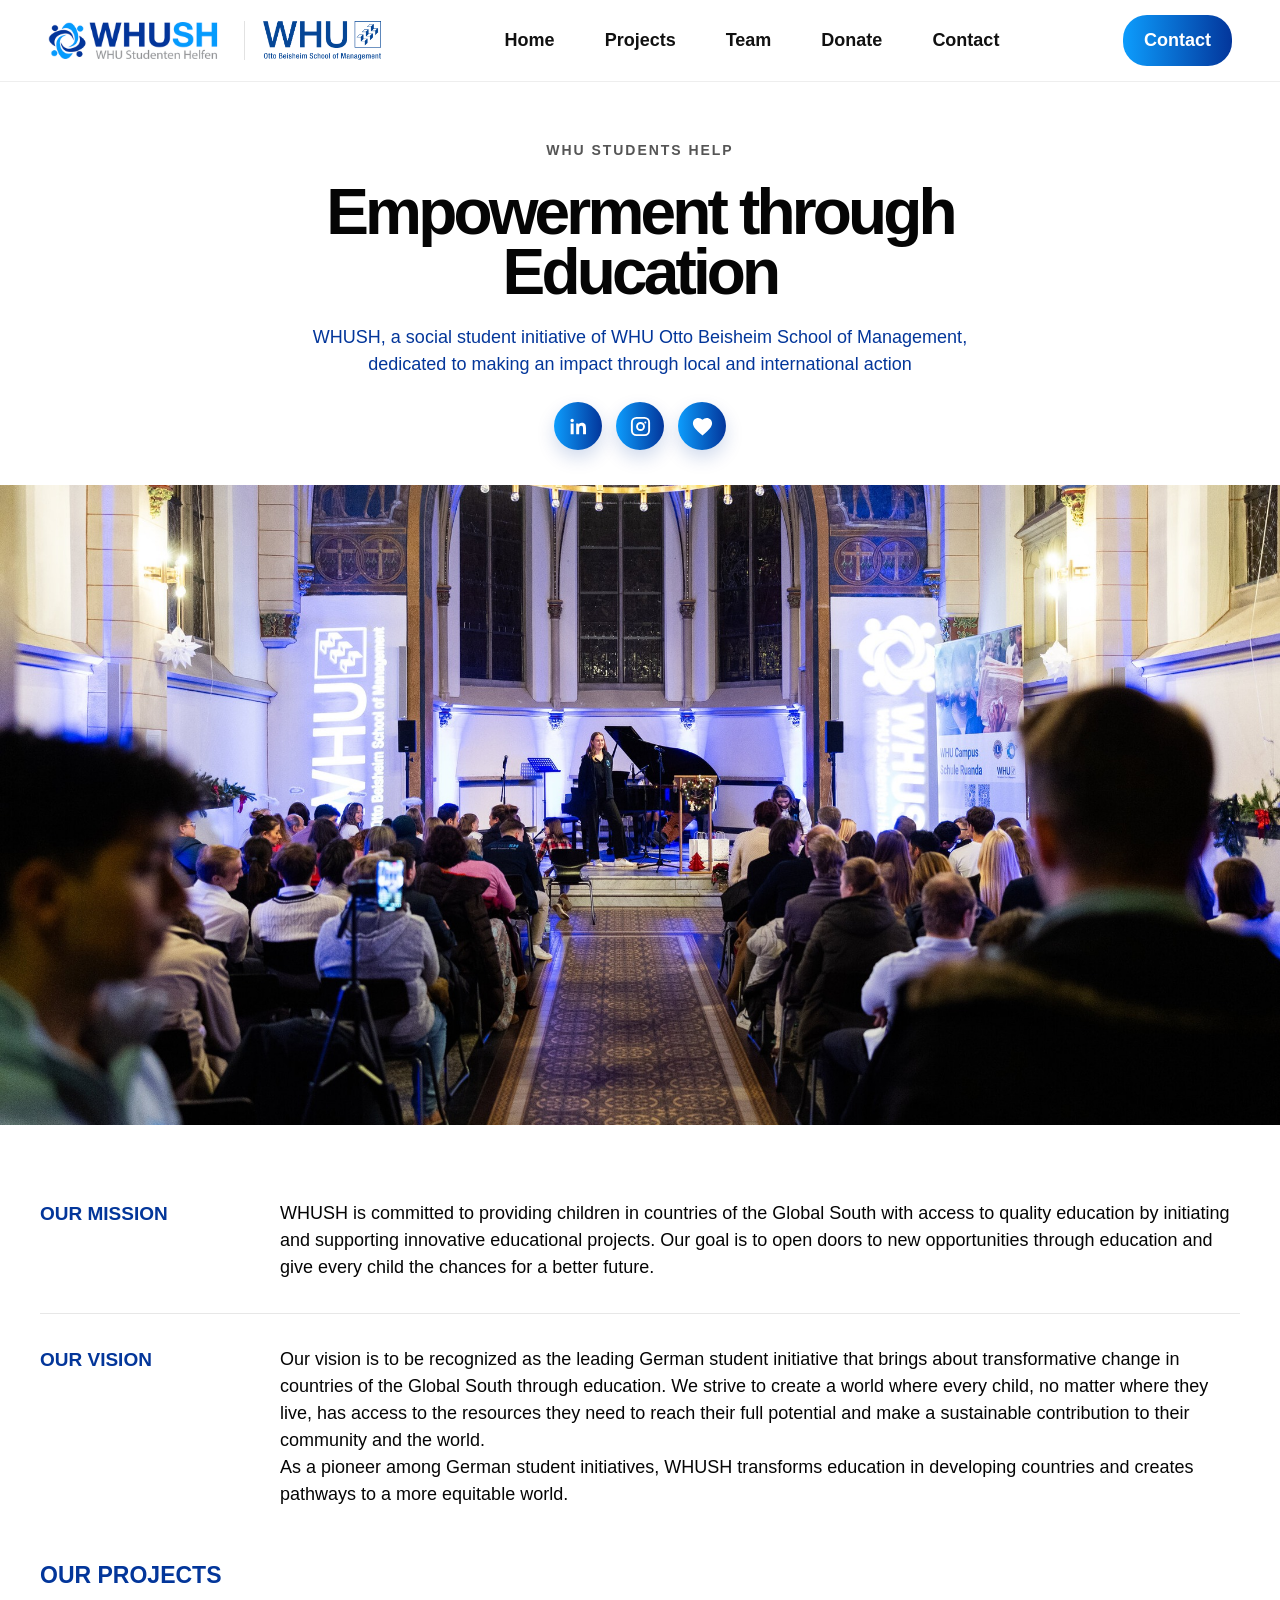
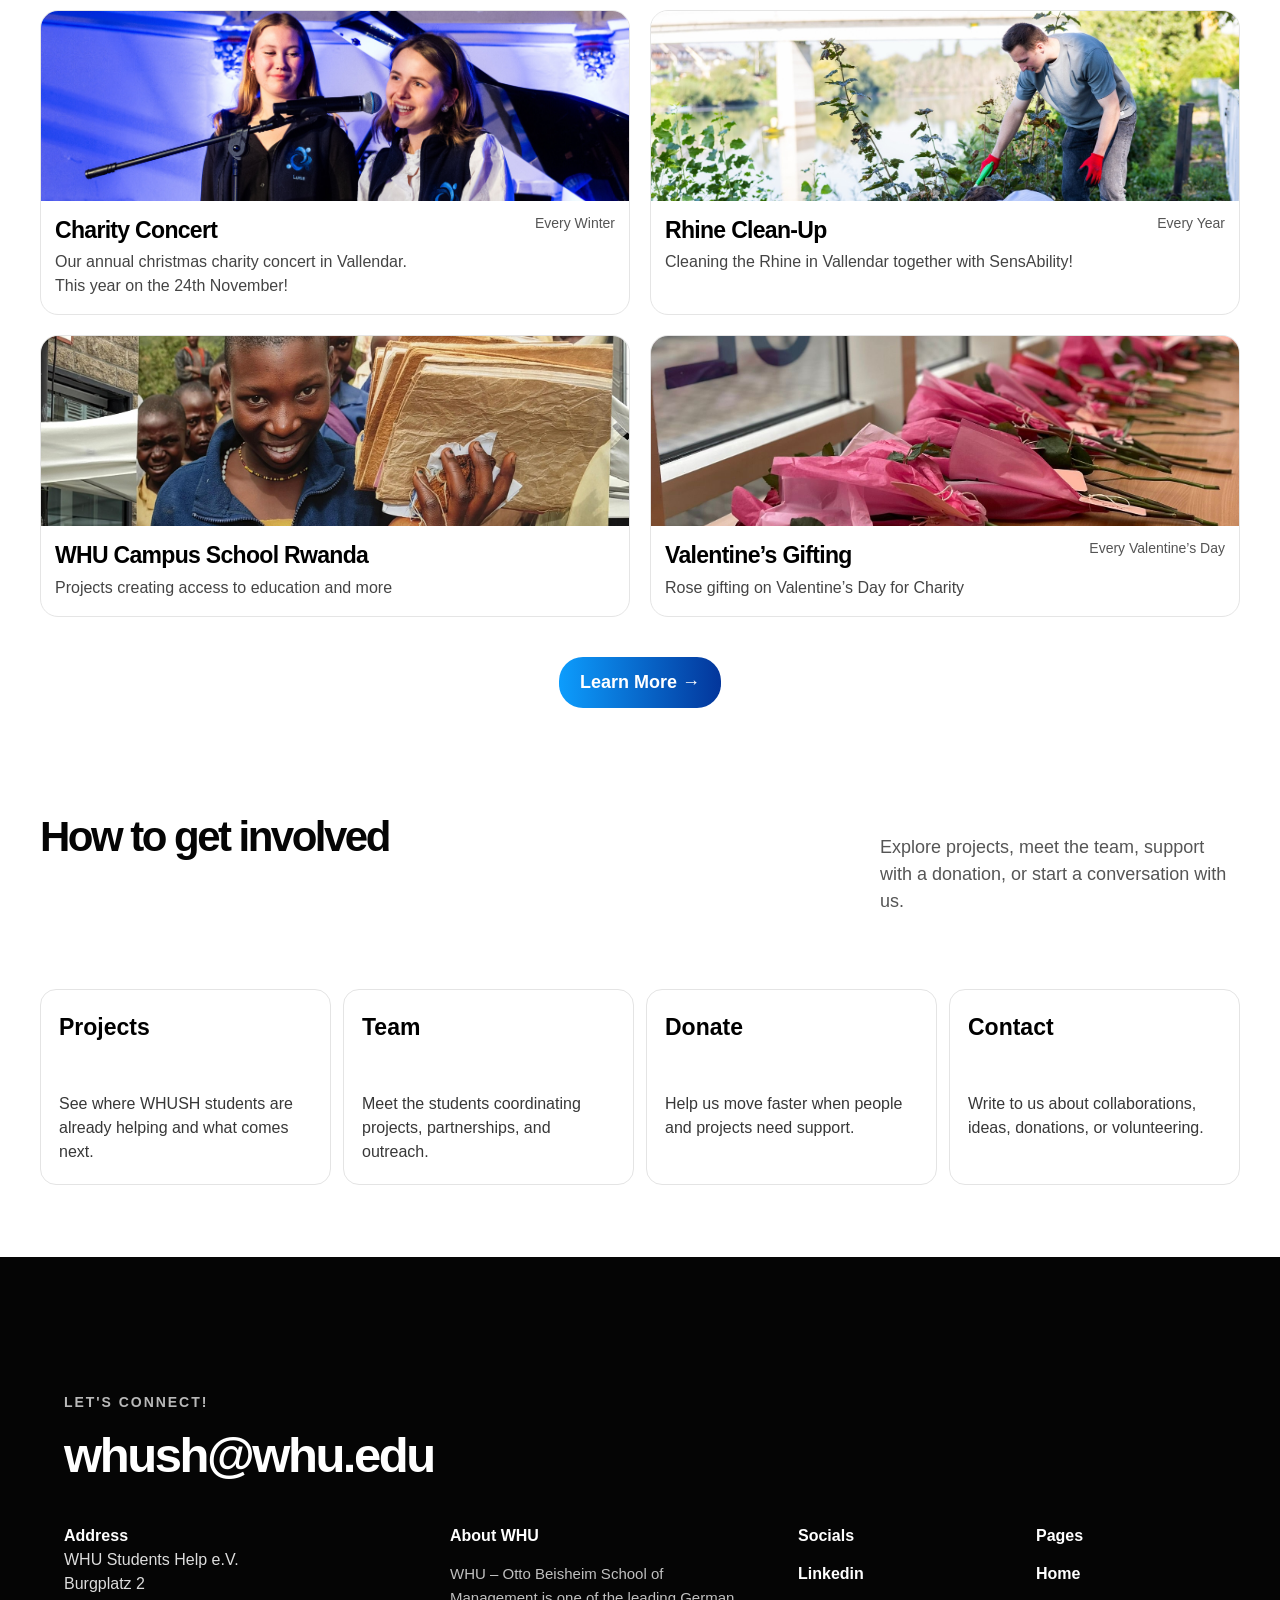
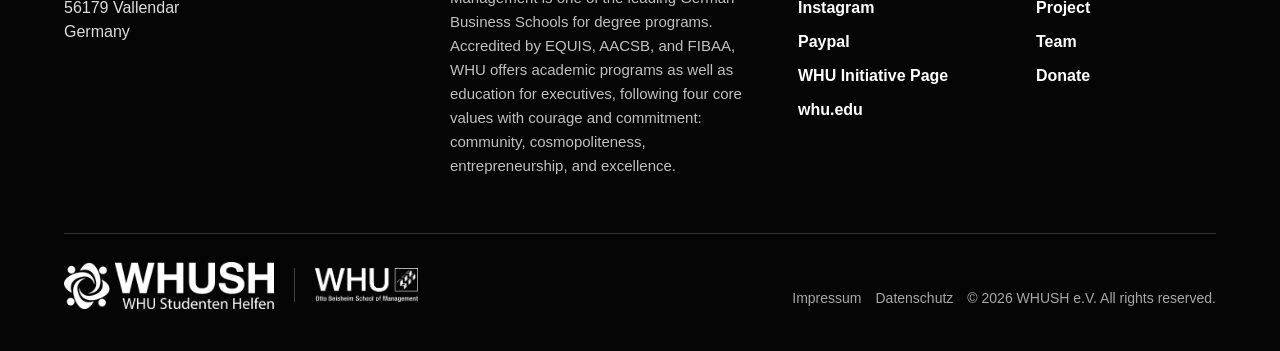
<file: index.html>
<!doctype html><html lang="en"><head><meta charset="utf-8"><meta name="viewport" content="width=device-width,initial-scale=1"><title>WHUSH – WHU Students Help e.V.</title><meta name="description" content="WHUSH (WHU Students Help) is a student-run nonprofit at WHU Vallendar organizing charity concerts, the Rhine Clean-Up, and education projects in Rwanda, Colombia and beyond."><meta property="og:title" content="WHUSH – WHU Students Help e.V."><meta property="og:description" content="A student-run nonprofit at WHU Vallendar supporting education and community projects locally and abroad."><meta property="og:image" content="https://whush.de/assets/hero-event.jpg"><meta property="og:url" content="https://whush.de/"><link rel="stylesheet" href="styles.css"></head><body><script src="script.js"></script><script>renderCommon('home')</script>
<main class="site">
<section class="hero"><div class="hero-copy"><div class="eyebrow">WHU STUDENTS HELP</div><h1>Empowerment through<br>Education</h1><p class="lead">WHUSH, a social student initiative of WHU Otto Beisheim School of Management, dedicated to making an impact through local and international action</p><div class="actions social-actions"><a class="circle-btn" target="_blank" href="https://www.linkedin.com/company/whush-whu-students-help/about/?viewAsMember=true" aria-label="WHUSH LinkedIn"><svg viewBox="0 0 24 24" aria-hidden="true"><path d="M6.94 8.98H3.82V20h3.12V8.98ZM5.38 4a1.81 1.81 0 1 0 0 3.62A1.81 1.81 0 0 0 5.38 4Zm7.2 4.98H9.6V20h3.08v-5.78c0-1.52.29-2.99 2.17-2.99 1.86 0 1.88 1.74 1.88 3.09V20h3.08v-6.4c0-3.14-.67-5.55-4.34-5.55-1.76 0-2.94.97-3.43 1.88h-.04V8.98Z"/></svg></a><a class="circle-btn" target="_blank" href="https://www.instagram.com/whush_official/" aria-label="WHUSH Instagram"><svg viewBox="0 0 24 24" aria-hidden="true"><path d="M7.8 2h8.4A5.8 5.8 0 0 1 22 7.8v8.4a5.8 5.8 0 0 1-5.8 5.8H7.8A5.8 5.8 0 0 1 2 16.2V7.8A5.8 5.8 0 0 1 7.8 2Zm0 2A3.8 3.8 0 0 0 4 7.8v8.4A3.8 3.8 0 0 0 7.8 20h8.4a3.8 3.8 0 0 0 3.8-3.8V7.8A3.8 3.8 0 0 0 16.2 4H7.8Zm4.2 3.35a4.65 4.65 0 1 1 0 9.3 4.65 4.65 0 0 1 0-9.3Zm0 2a2.65 2.65 0 1 0 0 5.3 2.65 2.65 0 0 0 0-5.3Zm5.05-2.53a1.08 1.08 0 1 1 0 2.16 1.08 1.08 0 0 1 0-2.16Z"/></svg></a><a class="circle-btn" target="_blank" href="https://www.paypal.com/paypalme/whushev" aria-label="Donate to WHUSH"><svg viewBox="0 0 24 24" aria-hidden="true"><path d="M12 21.35 10.55 20.03C5.4 15.36 2 12.28 2 8.5 2 5.42 4.42 3 7.5 3c1.74 0 3.41.81 4.5 2.08A6.03 6.03 0 0 1 16.5 3C19.58 3 22 5.42 22 8.5c0 3.78-3.4 6.86-8.55 11.54L12 21.35Z"/></svg></a></div></div><img class="hero-img" src="assets/hero-event.jpg" alt="WHUSH event in a chapel"></section>
<section class="section-row"><h2>OUR MISSION</h2><p>WHUSH is committed to providing children in countries of the Global South with access to quality education by initiating and supporting innovative educational projects. Our goal is to open doors to new opportunities through education and give every child the chances for a better future.</p></section>
<section class="section-row"><h2>OUR VISION</h2><p>Our vision is to be recognized as the leading German student initiative that brings about transformative change in countries of the Global South through education. We strive to create a world where every child, no matter where they live, has access to the resources they need to reach their full potential and make a sustainable contribution to their community and the world.<br>As a pioneer among German student initiatives, WHUSH transforms education in developing countries and creates pathways to a more equitable world.</p></section>
<section><div class="projects-head"><h2>OUR PROJECTS</h2></div><div class="grid" id="homeProjects"></div><div class="center"><a class="pill" href="projects.html">Learn More →</a></div></section>
<section class="involved"><h2>How to get involved</h2><p>Explore projects, meet the team, support with a donation, or start a conversation with us.</p><div class="tiles"><a class="tile" href="projects.html"><h3>Projects</h3><p>See where WHUSH students are already helping and what comes next.</p></a><a class="tile" href="team.html"><h3>Team</h3><p>Meet the students coordinating projects, partnerships, and outreach.</p></a><a class="tile black" target="_blank" href="https://www.paypal.com/paypalme/whushev"><h3>Donate</h3><p>Help us move faster when people and projects need support.</p></a><a class="tile" href="#footer"><h3>Contact</h3><p>Write to us about collaborations, ideas, donations, or volunteering.</p></a></div></section>
</main><script>document.getElementById('homeProjects').innerHTML=projects.slice(0,4).map(projectCard).join('')</script></body></html>
</file>
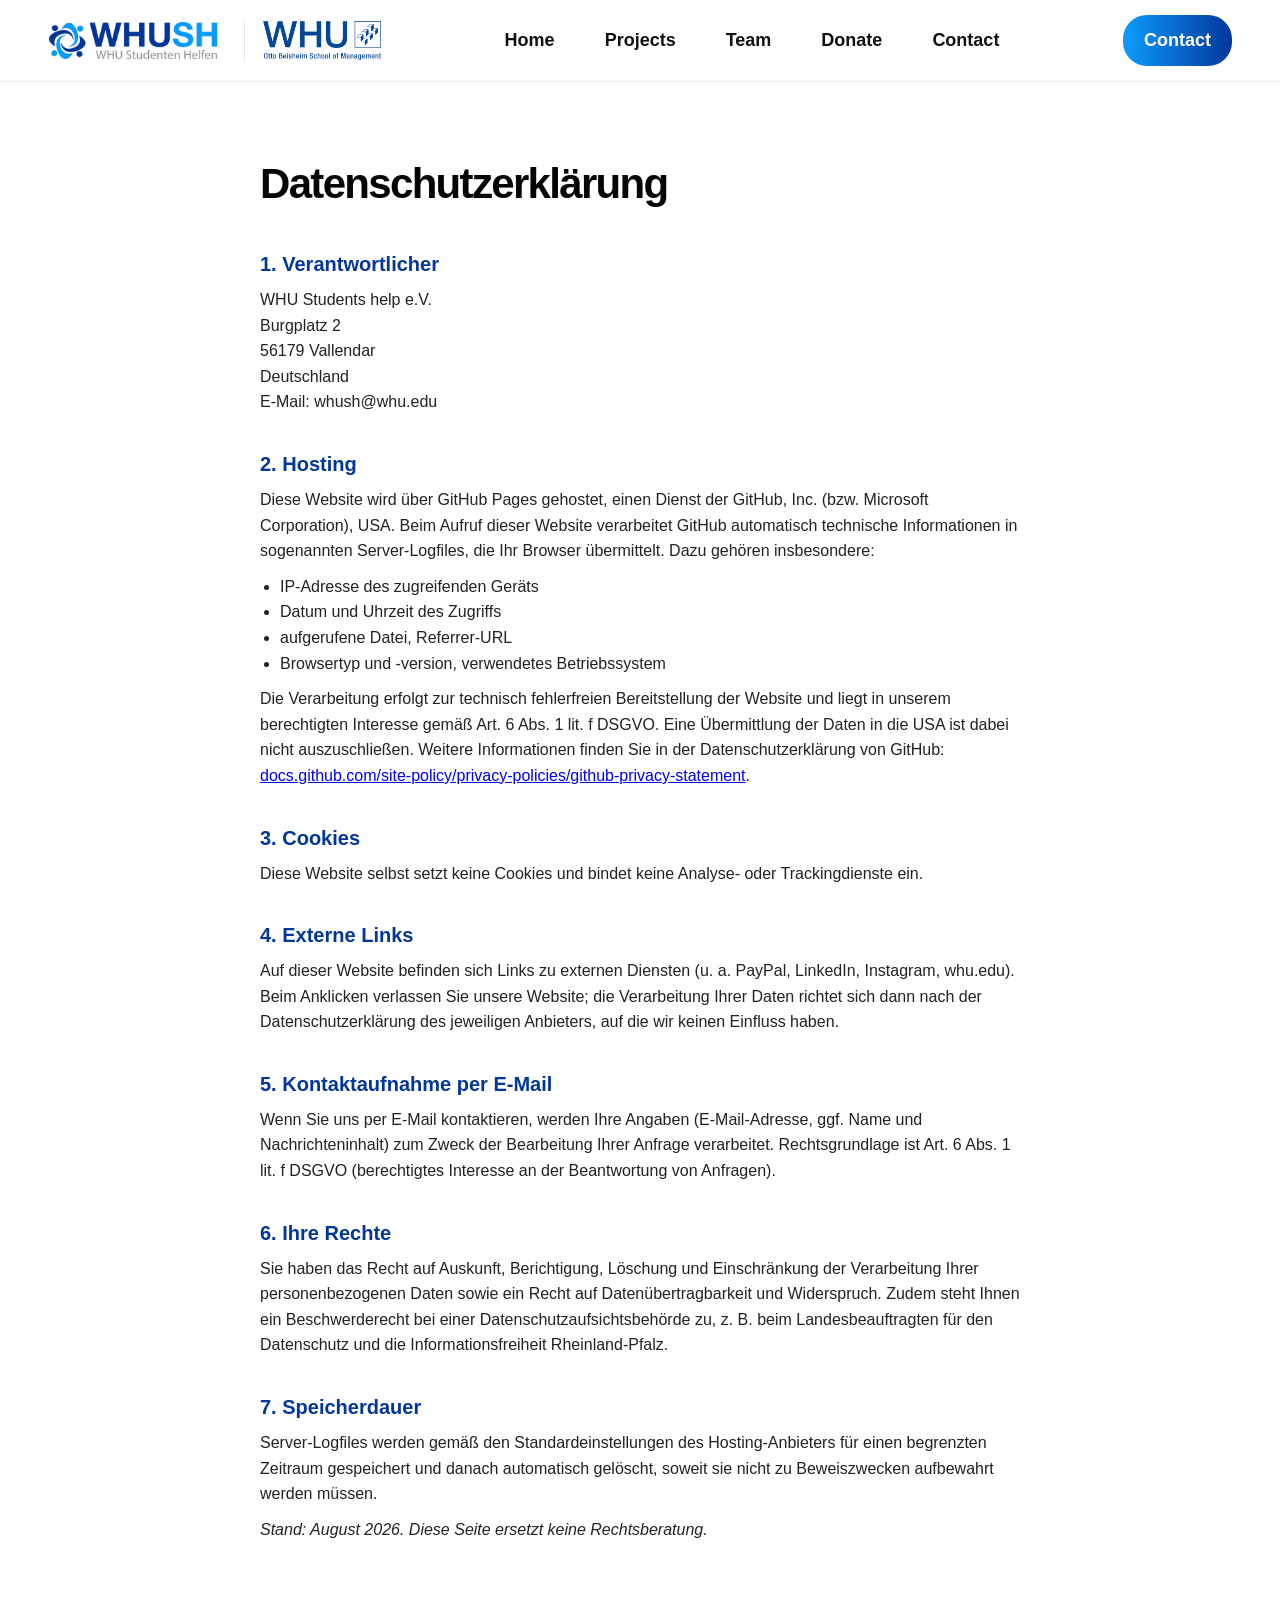
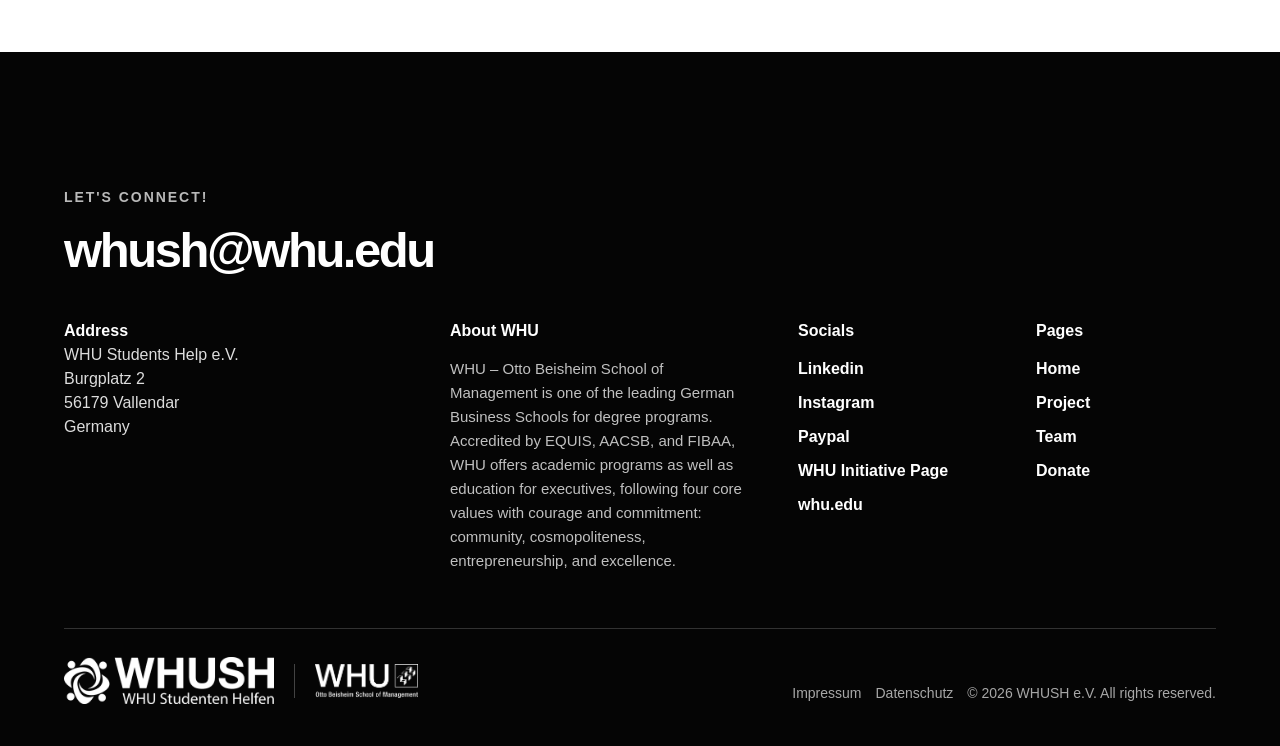
<file: datenschutz.html>
<!doctype html><html lang="de"><head><meta charset="utf-8"><meta name="viewport" content="width=device-width,initial-scale=1"><title>WHUSH – Datenschutzerklärung</title><meta name="robots" content="noindex"><link rel="stylesheet" href="styles.css"></head><body><script src="script.js"></script><script>document.body.insertAdjacentHTML('afterbegin', nav()); document.addEventListener('DOMContentLoaded', () => document.body.insertAdjacentHTML('beforeend', footer()))</script>
<main class="site legal-page">
<h1>Datenschutzerklärung</h1>

<h2>1. Verantwortlicher</h2>
<p>
WHU Students help e.V.<br>
Burgplatz 2<br>
56179 Vallendar<br>
Deutschland<br>
E-Mail: whush@whu.edu
</p>

<h2>2. Hosting</h2>
<p>Diese Website wird über GitHub Pages gehostet, einen Dienst der GitHub, Inc. (bzw. Microsoft Corporation), USA. Beim Aufruf dieser Website verarbeitet GitHub automatisch technische Informationen in sogenannten Server-Logfiles, die Ihr Browser übermittelt. Dazu gehören insbesondere:</p>
<ul>
<li>IP-Adresse des zugreifenden Geräts</li>
<li>Datum und Uhrzeit des Zugriffs</li>
<li>aufgerufene Datei, Referrer-URL</li>
<li>Browsertyp und -version, verwendetes Betriebssystem</li>
</ul>
<p>Die Verarbeitung erfolgt zur technisch fehlerfreien Bereitstellung der Website und liegt in unserem berechtigten Interesse gemäß Art. 6 Abs. 1 lit. f DSGVO. Eine Übermittlung der Daten in die USA ist dabei nicht auszuschließen. Weitere Informationen finden Sie in der Datenschutzerklärung von GitHub: <a href="https://docs.github.com/site-policy/privacy-policies/github-privacy-statement" target="_blank" rel="noreferrer">docs.github.com/site-policy/privacy-policies/github-privacy-statement</a>.</p>

<h2>3. Cookies</h2>
<p>Diese Website selbst setzt keine Cookies und bindet keine Analyse- oder Trackingdienste ein.</p>

<h2>4. Externe Links</h2>
<p>Auf dieser Website befinden sich Links zu externen Diensten (u. a. PayPal, LinkedIn, Instagram, whu.edu). Beim Anklicken verlassen Sie unsere Website; die Verarbeitung Ihrer Daten richtet sich dann nach der Datenschutzerklärung des jeweiligen Anbieters, auf die wir keinen Einfluss haben.</p>

<h2>5. Kontaktaufnahme per E-Mail</h2>
<p>Wenn Sie uns per E-Mail kontaktieren, werden Ihre Angaben (E-Mail-Adresse, ggf. Name und Nachrichteninhalt) zum Zweck der Bearbeitung Ihrer Anfrage verarbeitet. Rechtsgrundlage ist Art. 6 Abs. 1 lit. f DSGVO (berechtigtes Interesse an der Beantwortung von Anfragen).</p>

<h2>6. Ihre Rechte</h2>
<p>Sie haben das Recht auf Auskunft, Berichtigung, Löschung und Einschränkung der Verarbeitung Ihrer personenbezogenen Daten sowie ein Recht auf Datenübertragbarkeit und Widerspruch. Zudem steht Ihnen ein Beschwerderecht bei einer Datenschutzaufsichtsbehörde zu, z. B. beim Landesbeauftragten für den Datenschutz und die Informationsfreiheit Rheinland-Pfalz.</p>

<h2>7. Speicherdauer</h2>
<p>Server-Logfiles werden gemäß den Standardeinstellungen des Hosting-Anbieters für einen begrenzten Zeitraum gespeichert und danach automatisch gelöscht, soweit sie nicht zu Beweiszwecken aufbewahrt werden müssen.</p>

<p class="legal-note">Stand: August 2026. Diese Seite ersetzt keine Rechtsberatung.</p>
</main>
</body></html>
</file>
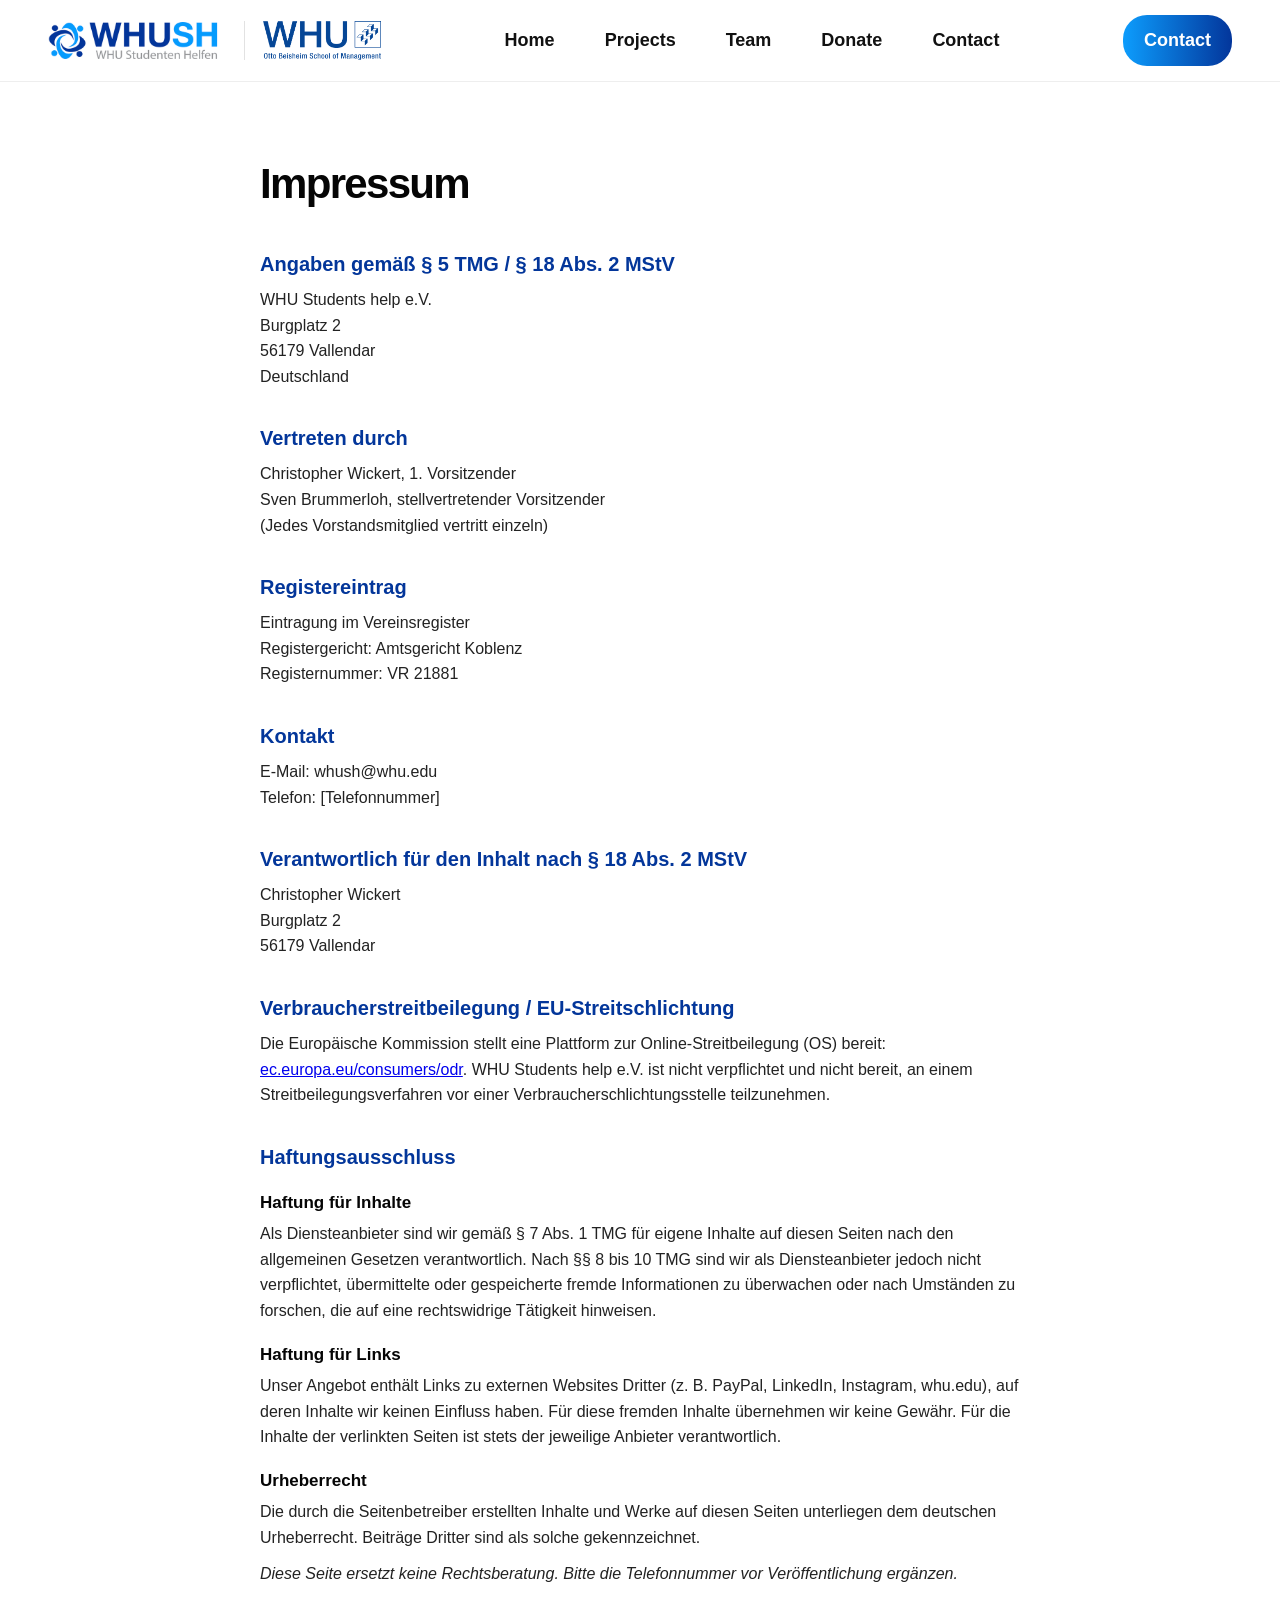
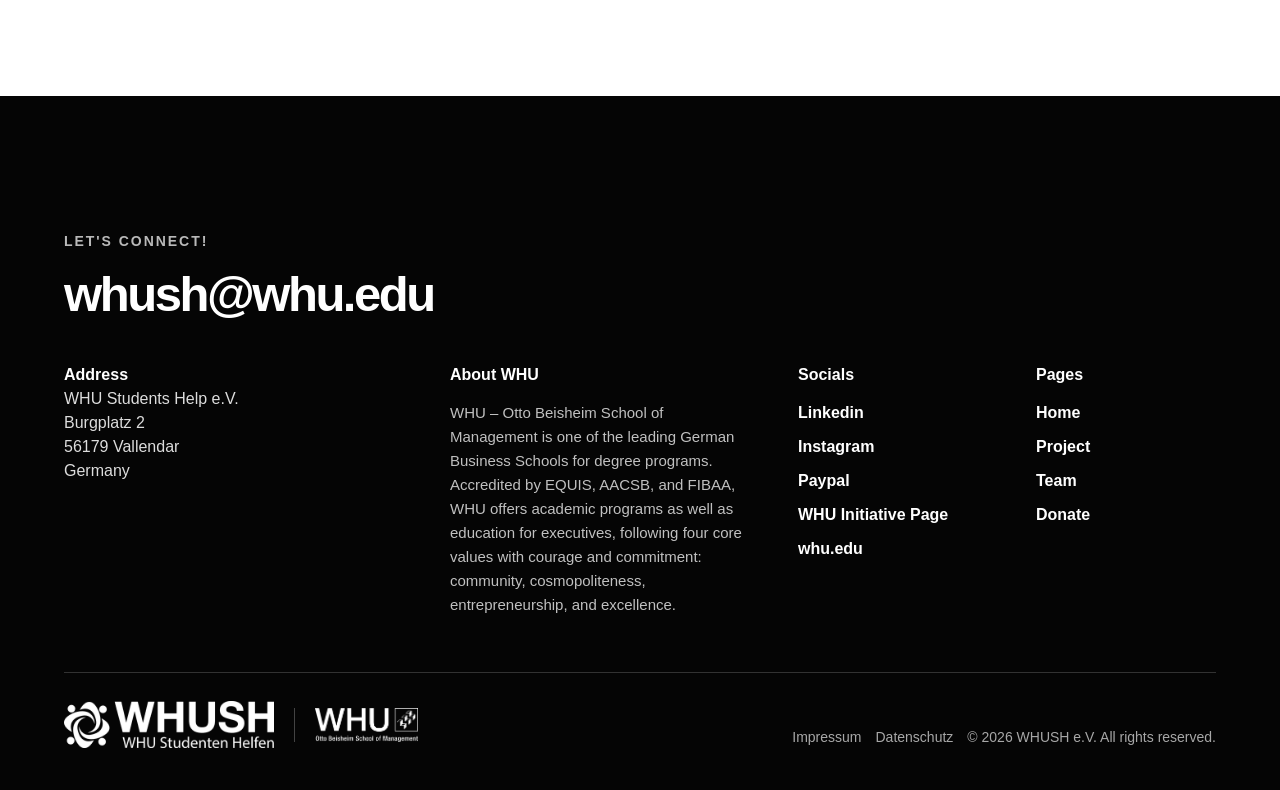
<file: impressum.html>
<!doctype html><html lang="de"><head><meta charset="utf-8"><meta name="viewport" content="width=device-width,initial-scale=1"><title>WHUSH – Impressum</title><meta name="robots" content="noindex"><link rel="stylesheet" href="styles.css"></head><body><script src="script.js"></script><script>document.body.insertAdjacentHTML('afterbegin', nav()); document.addEventListener('DOMContentLoaded', () => document.body.insertAdjacentHTML('beforeend', footer()))</script>
<main class="site legal-page">
<h1>Impressum</h1>

<h2>Angaben gemäß § 5 TMG / § 18 Abs. 2 MStV</h2>
<p>
WHU Students help e.V.<br>
Burgplatz 2<br>
56179 Vallendar<br>
Deutschland
</p>

<h2>Vertreten durch</h2>
<p>
Christopher Wickert, 1. Vorsitzender<br>
Sven Brummerloh, stellvertretender Vorsitzender<br>
(Jedes Vorstandsmitglied vertritt einzeln)
</p>

<h2>Registereintrag</h2>
<p>
Eintragung im Vereinsregister<br>
Registergericht: Amtsgericht Koblenz<br>
Registernummer: VR 21881
</p>

<h2>Kontakt</h2>
<p>
E-Mail: whush@whu.edu<br>
Telefon: [Telefonnummer]
</p>

<h2>Verantwortlich für den Inhalt nach § 18 Abs. 2 MStV</h2>
<p>
Christopher Wickert<br>
Burgplatz 2<br>
56179 Vallendar
</p>

<h2>Verbraucherstreitbeilegung / EU-Streitschlichtung</h2>
<p>Die Europäische Kommission stellt eine Plattform zur Online-Streitbeilegung (OS) bereit: <a href="https://ec.europa.eu/consumers/odr" target="_blank" rel="noreferrer">ec.europa.eu/consumers/odr</a>. WHU Students help e.V. ist nicht verpflichtet und nicht bereit, an einem Streitbeilegungsverfahren vor einer Verbraucherschlichtungsstelle teilzunehmen.</p>

<h2>Haftungsausschluss</h2>
<h3>Haftung für Inhalte</h3>
<p>Als Diensteanbieter sind wir gemäß § 7 Abs. 1 TMG für eigene Inhalte auf diesen Seiten nach den allgemeinen Gesetzen verantwortlich. Nach §§ 8 bis 10 TMG sind wir als Diensteanbieter jedoch nicht verpflichtet, übermittelte oder gespeicherte fremde Informationen zu überwachen oder nach Umständen zu forschen, die auf eine rechtswidrige Tätigkeit hinweisen.</p>
<h3>Haftung für Links</h3>
<p>Unser Angebot enthält Links zu externen Websites Dritter (z. B. PayPal, LinkedIn, Instagram, whu.edu), auf deren Inhalte wir keinen Einfluss haben. Für diese fremden Inhalte übernehmen wir keine Gewähr. Für die Inhalte der verlinkten Seiten ist stets der jeweilige Anbieter verantwortlich.</p>
<h3>Urheberrecht</h3>
<p>Die durch die Seitenbetreiber erstellten Inhalte und Werke auf diesen Seiten unterliegen dem deutschen Urheberrecht. Beiträge Dritter sind als solche gekennzeichnet.</p>

<p class="legal-note">Diese Seite ersetzt keine Rechtsberatung. Bitte die Telefonnummer vor Veröffentlichung ergänzen.</p>
</main>
</body></html>
</file>
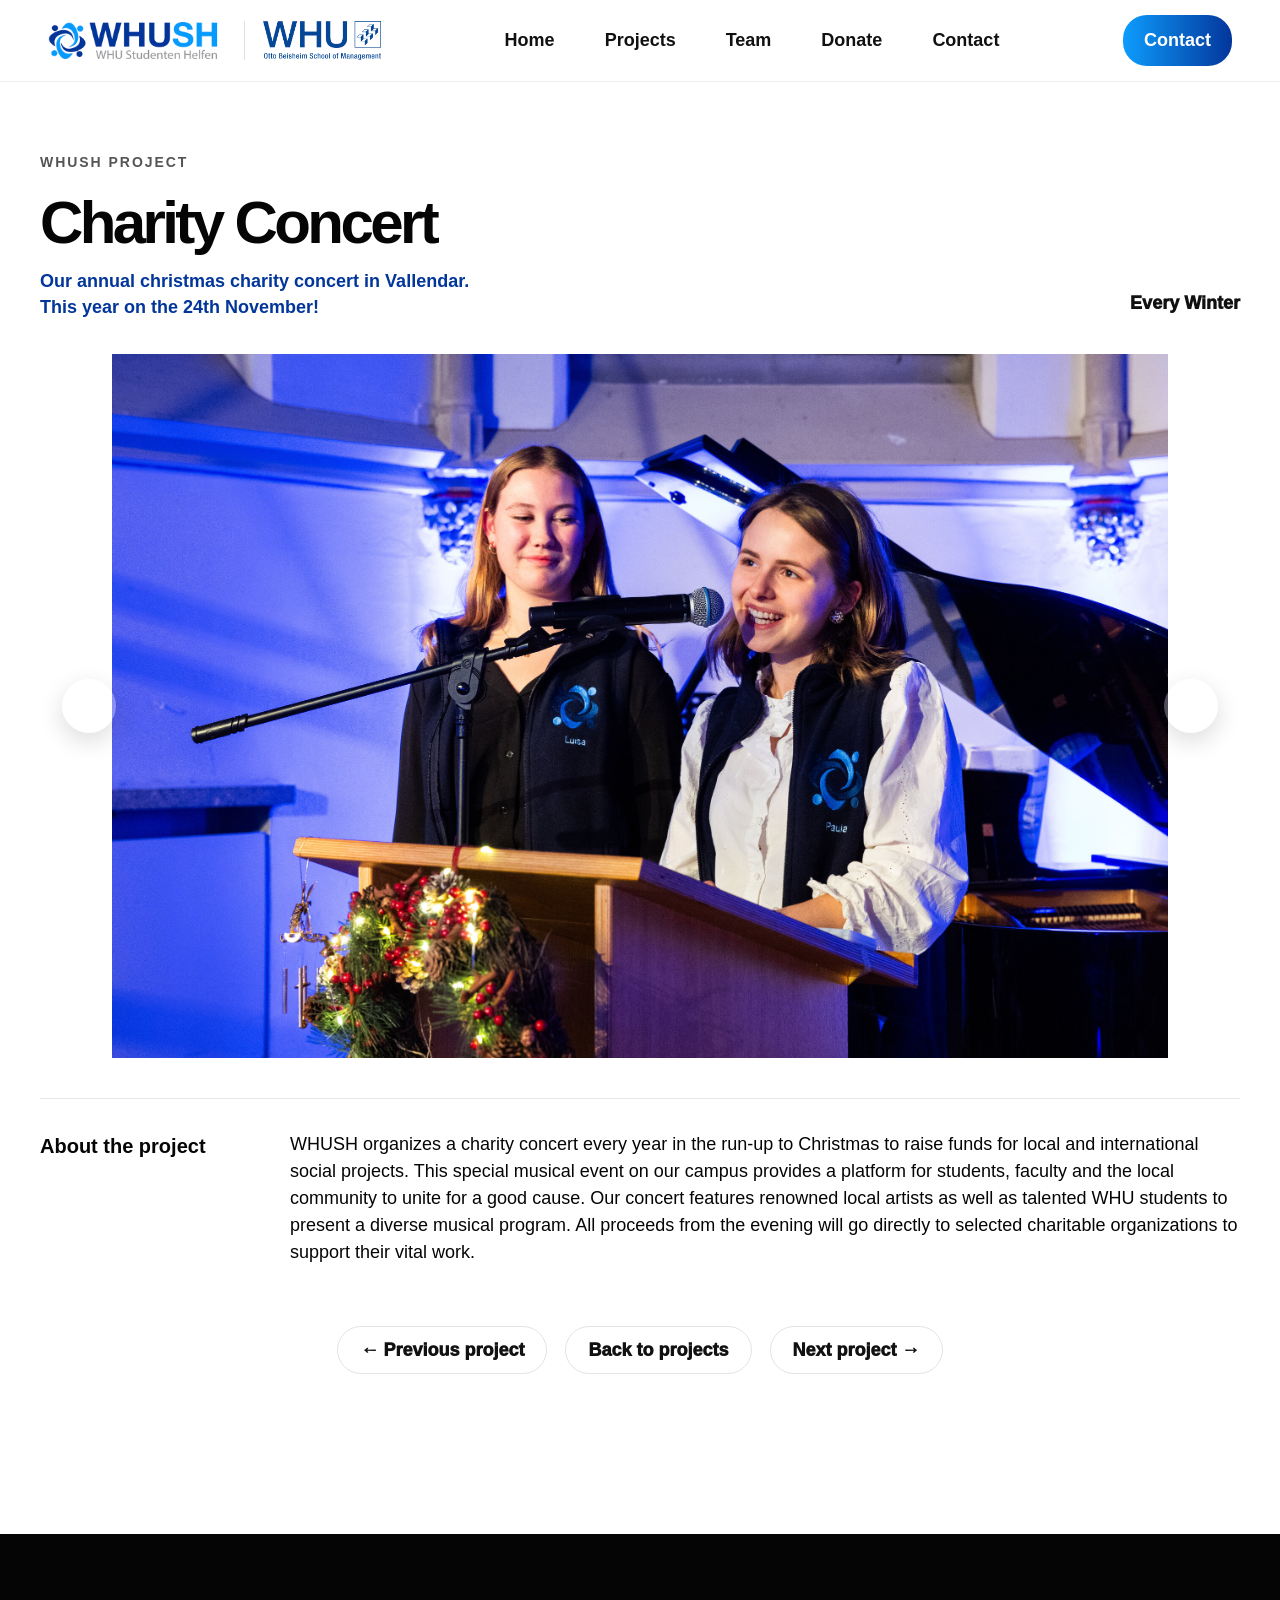
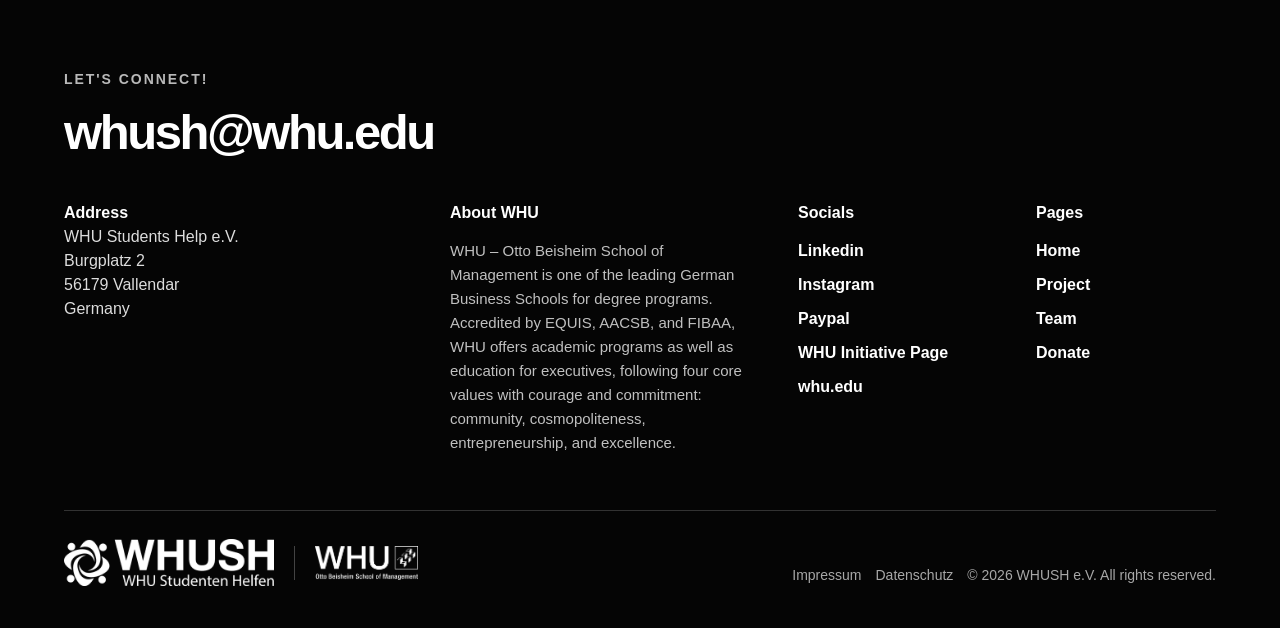
<file: project.html>
<!doctype html><html lang="en"><head><meta charset="utf-8"><meta name="viewport" content="width=device-width,initial-scale=1"><title>WHUSH – Project</title><meta name="description" content="Details on one of WHUSH's charity and education projects at WHU Vallendar."><meta property="og:title" content="WHUSH – Project"><meta property="og:url" content="https://whush.de/project.html"><link rel="stylesheet" href="styles.css"></head><body><script src="script.js"></script><script>renderCommon('projects')</script>
<main class="site project-detail" id="detail"></main><script>
const slug=new URLSearchParams(location.search).get('project')||'learning-spaces';
const p=projects.find(x=>x.slug===slug)||projects[0];
document.title='WHUSH – '+p.title;
const gallery=(p.images&&p.images.length?p.images:(p.img?[p.img]:[]));
const index=projects.findIndex(x=>x.slug===p.slug);
const prevProject=projects[(index-1+projects.length)%projects.length];
const nextProject=projects[(index+1)%projects.length];
const carouselControls = gallery.length>1 ? `<button class="carousel-arrow carousel-prev" type="button" aria-label="Previous photo"><span>‹</span></button><button class="carousel-arrow carousel-next" type="button" aria-label="Next photo"><span>›</span></button>` : '';
const mediaSection = gallery.length ? `<section class="project-carousel ${gallery.length===1?'single-photo':''}" aria-label="${p.title} photos"><div class="carousel-track">${gallery.map((img,i)=>`<div class="carousel-slide"><img class="detail-hero" src="${img}" alt="${p.title} photo ${i+1}"></div>`).join('')}</div>${carouselControls}</section>` : '';
detail.innerHTML=`<div class="top"><div><div class="eyebrow">WHUSH PROJECT</div><h1>${p.title}</h1><p class="lead project-subtitle">${p.short}</p></div>${p.year?`<div class="meta">${p.year}</div>`:''}</div>${mediaSection}<section class="text-grid"><h2>About the project</h2><div><p>${p.desc}</p></div></section><div class="project-nav all-project-actions"><a class="outline-gradient-btn" href="project.html?project=${prevProject.slug}"><span>← Previous project</span></a><a class="outline-gradient-btn" href="projects.html"><span>Back to projects</span></a><a class="outline-gradient-btn" href="project.html?project=${nextProject.slug}"><span>Next project →</span></a></div>`;
const track=document.querySelector('.carousel-track');
const slides=[...document.querySelectorAll('.carousel-track .carousel-slide')];
let current=0;
function goTo(index){
  current=(index+slides.length)%slides.length;
  track.scrollTo({left:slides[current].offsetLeft,behavior:'smooth'});
}
if(slides.length>1){
  document.querySelector('.carousel-prev').addEventListener('click',()=>goTo(current-1));
  document.querySelector('.carousel-next').addEventListener('click',()=>goTo(current+1));
}
let auto=slides.length>1 ? setInterval(()=>goTo(current+1),10000) : null;
track.addEventListener('scroll',()=>{
  window.clearTimeout(track._snapTimer);
  track._snapTimer=window.setTimeout(()=>{
    const left=track.scrollLeft;
    current=slides.reduce((best,slide,i)=>Math.abs(slide.offsetLeft-left)<Math.abs(slides[best].offsetLeft-left)?i:best,0);
  },120);
},{passive:true});
track.addEventListener('pointerdown',()=>{if(auto){clearInterval(auto);auto=setInterval(()=>goTo(current+1),10000);}});
</script></body></html>
</file>
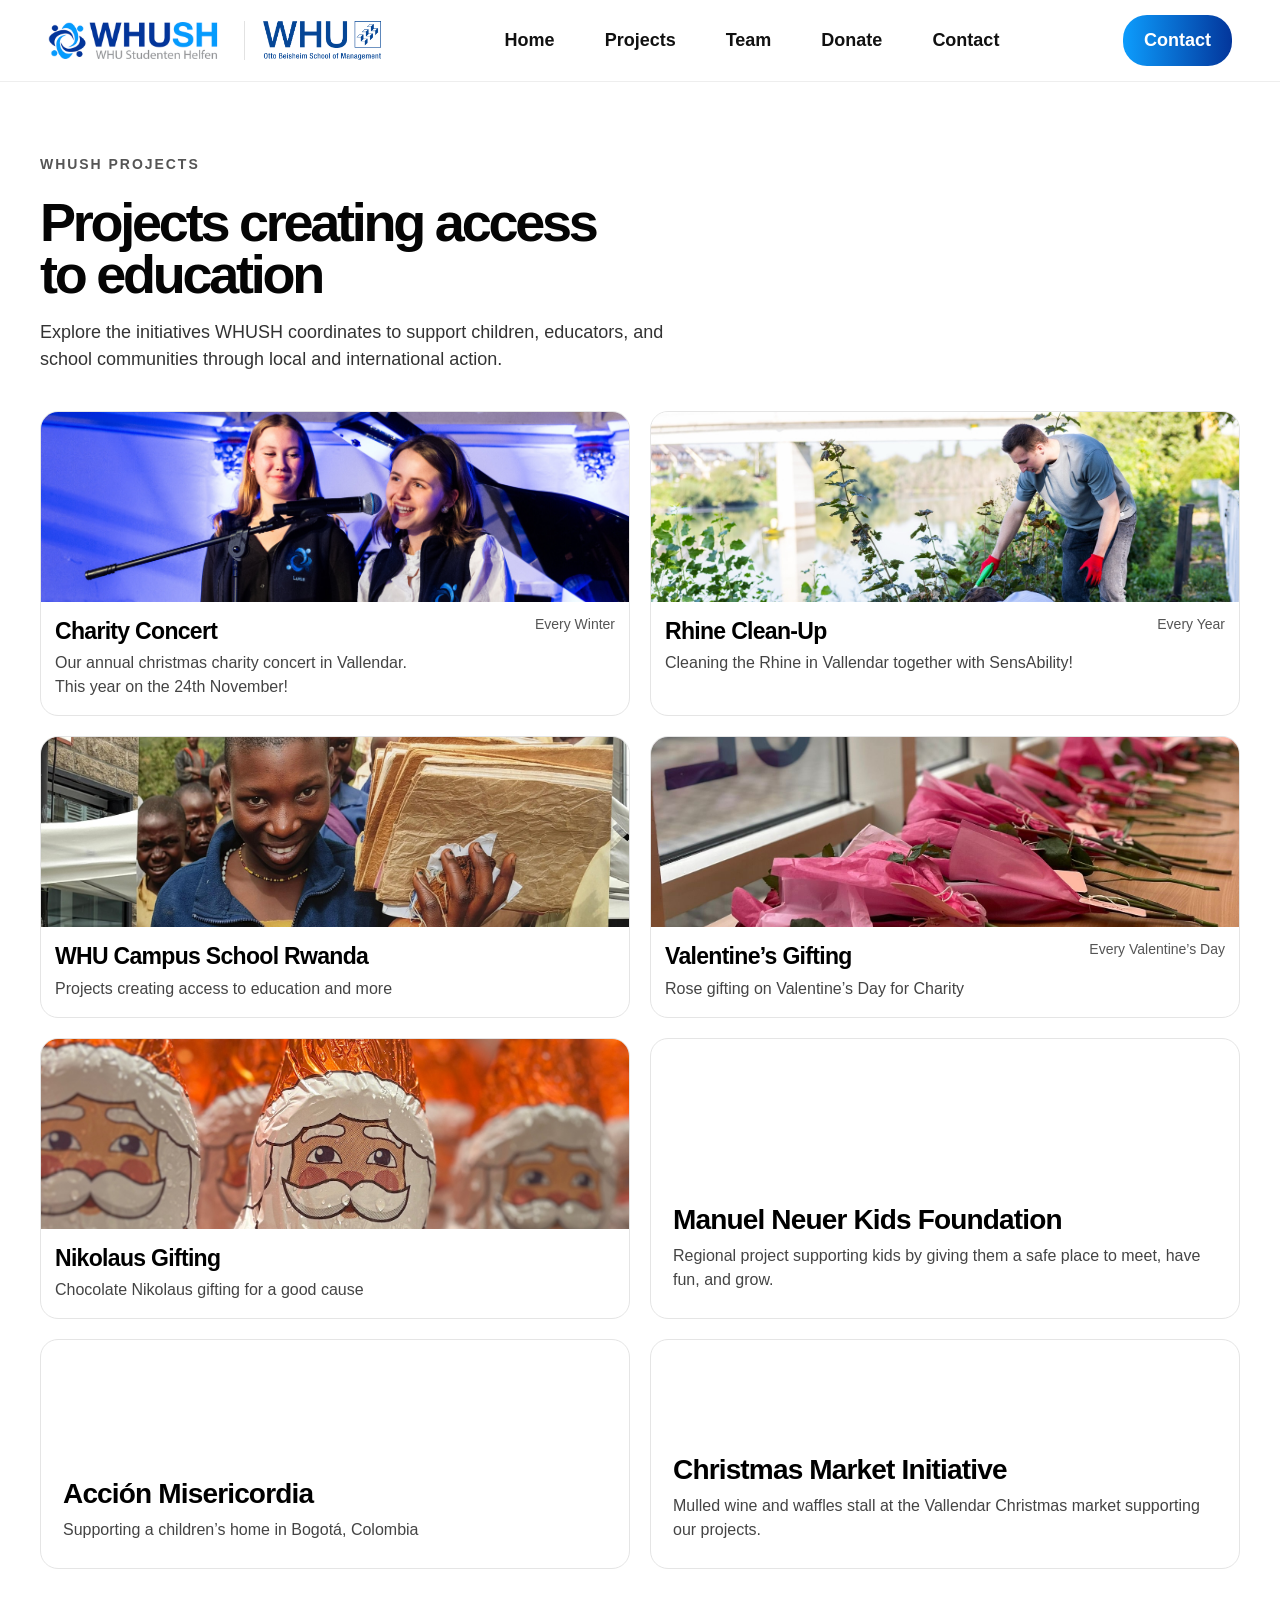
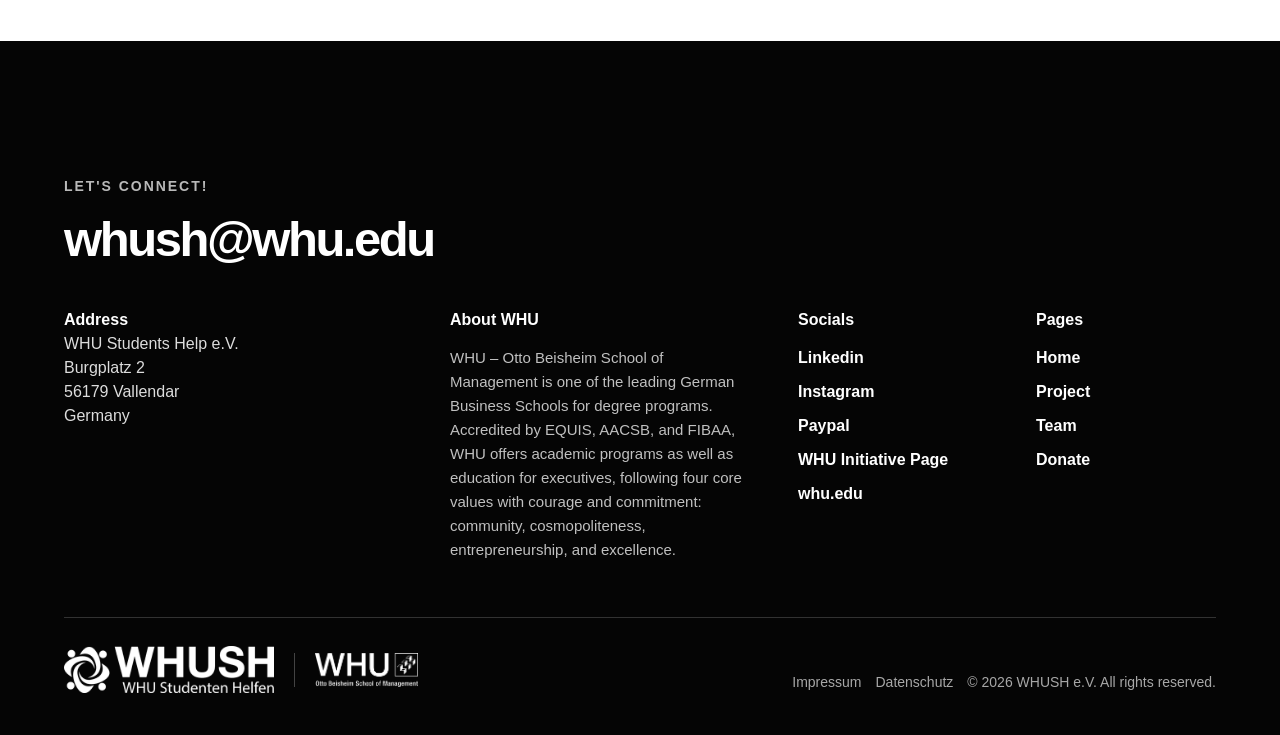
<file: projects.html>
<!doctype html><html lang="en"><head><meta charset="utf-8"><meta name="viewport" content="width=device-width,initial-scale=1"><title>WHUSH – Projects</title><meta name="description" content="Explore WHUSH's projects: the annual Charity Concert, Rhine Clean-Up, WHU Campus School Rwanda, Valentine's and Nikolaus gifting, and more community initiatives."><meta property="og:title" content="WHUSH – Projects"><meta property="og:description" content="Explore WHUSH's charity concerts, clean-ups, education initiatives and more."><meta property="og:image" content="https://whush.de/assets/hero-event.jpg"><meta property="og:url" content="https://whush.de/projects.html"><link rel="stylesheet" href="styles.css"></head><body><script src="script.js"></script><script>renderCommon('projects')</script>
<main class="site projects-page"><div class="eyebrow">WHUSH PROJECTS</div><h1 class="page-title">Projects creating access<br>to education</h1><p class="page-copy">Explore the initiatives WHUSH coordinates to support children, educators, and school communities through local and international action.</p><div class="grid" id="projectGrid"></div></main><script>document.getElementById('projectGrid').innerHTML=projects.map(projectCard).join('')</script></body></html>
</file>
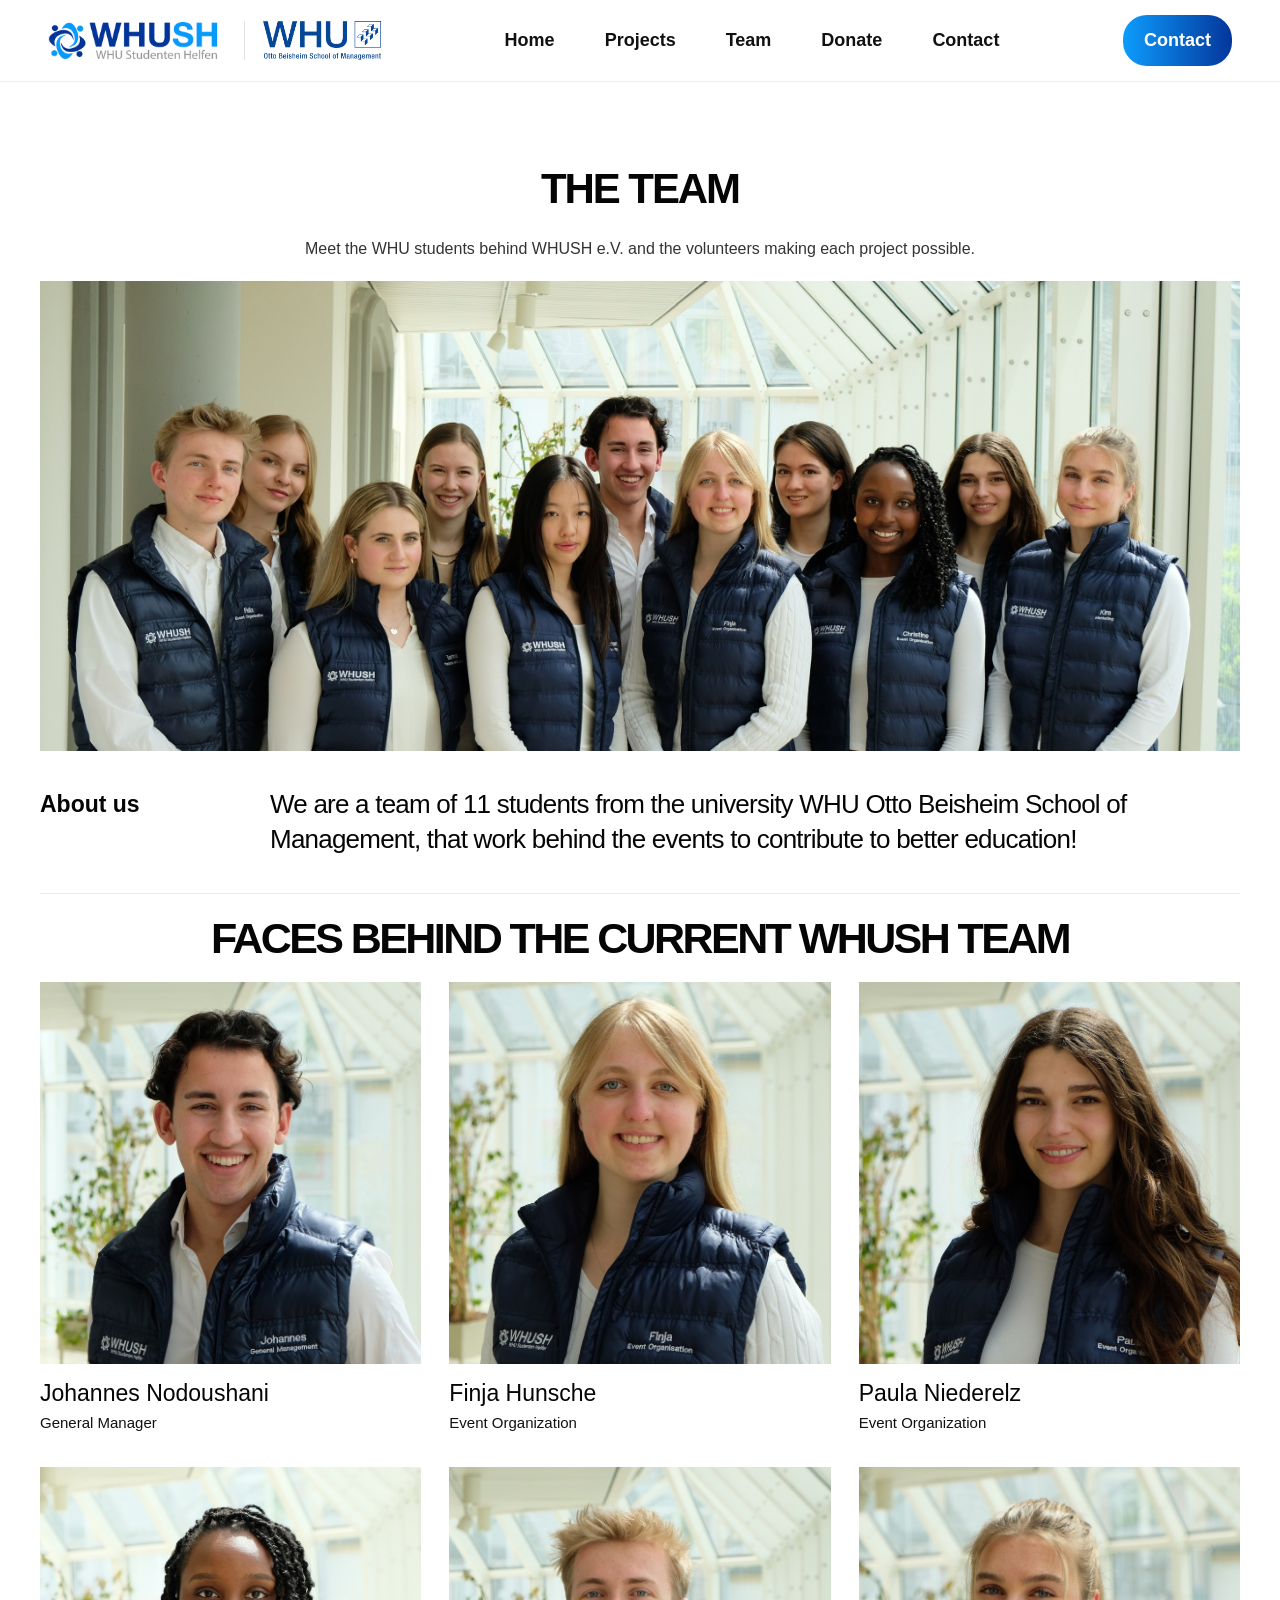
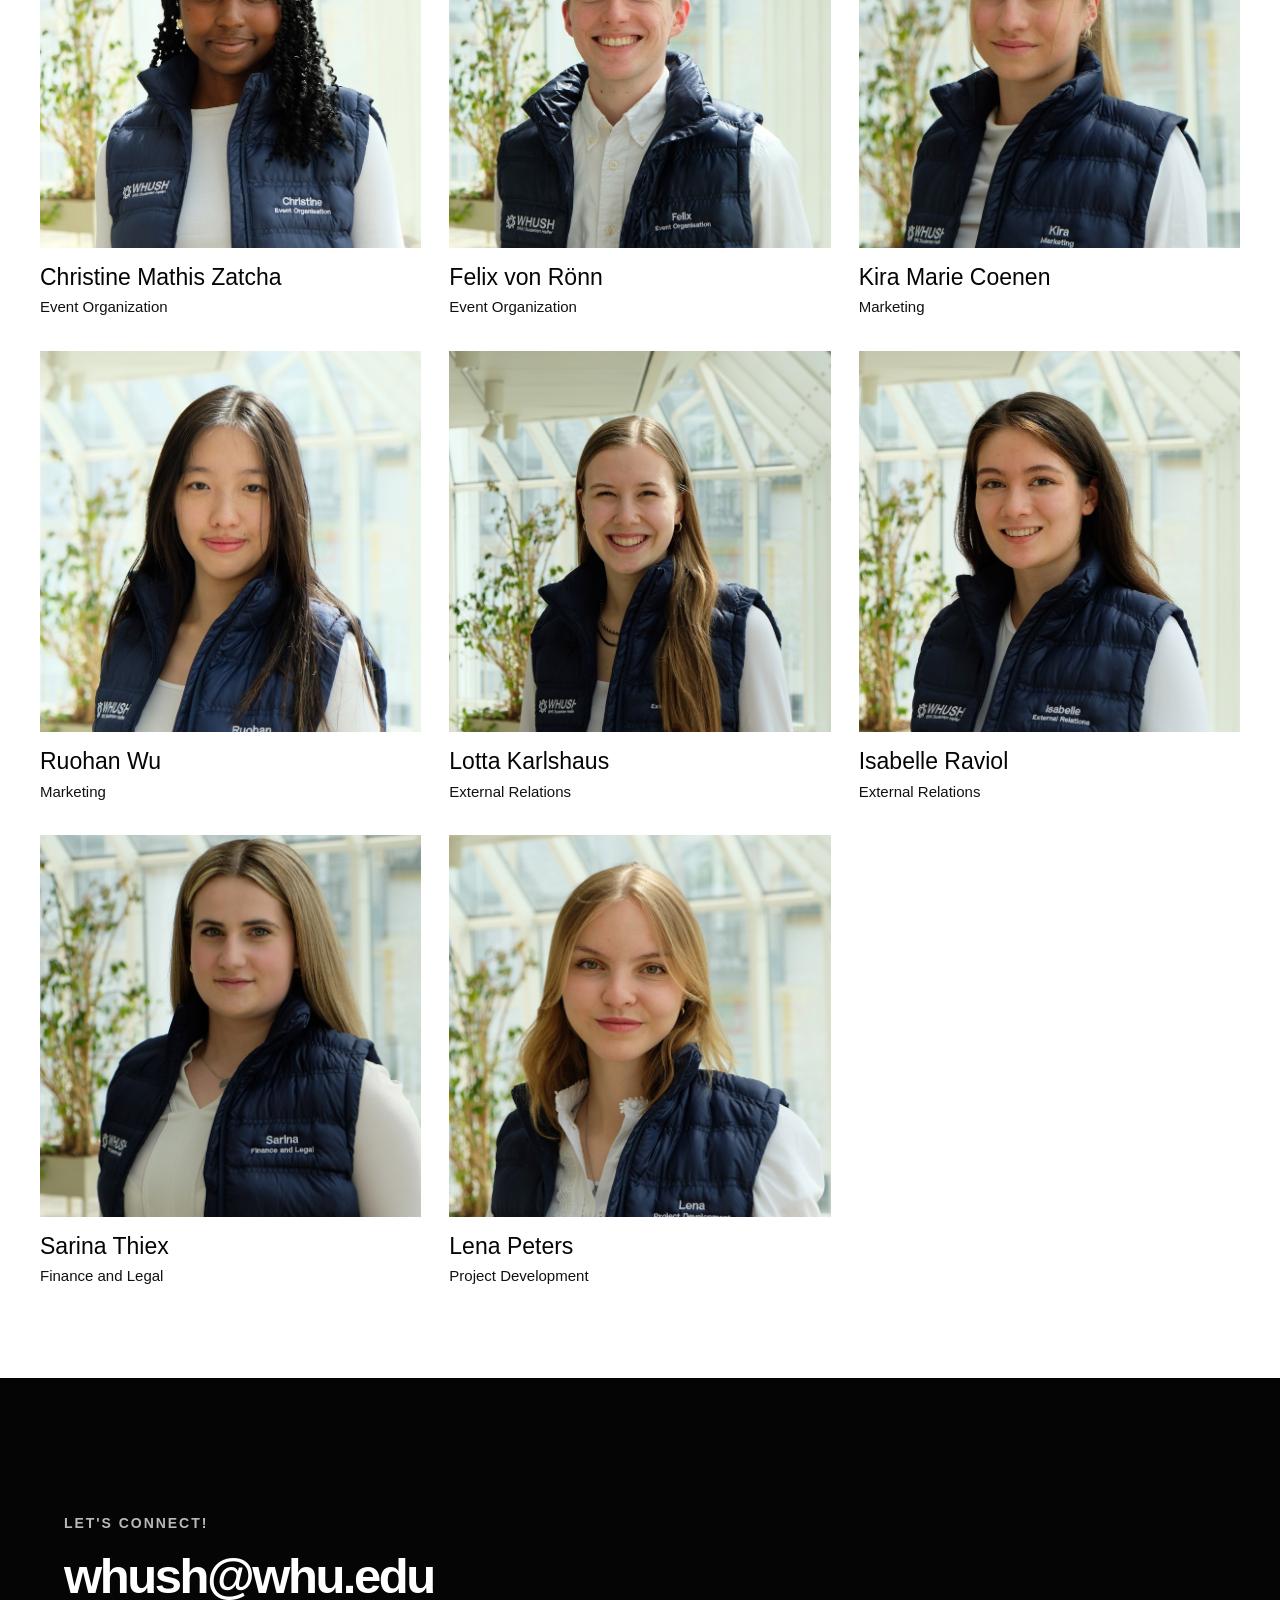
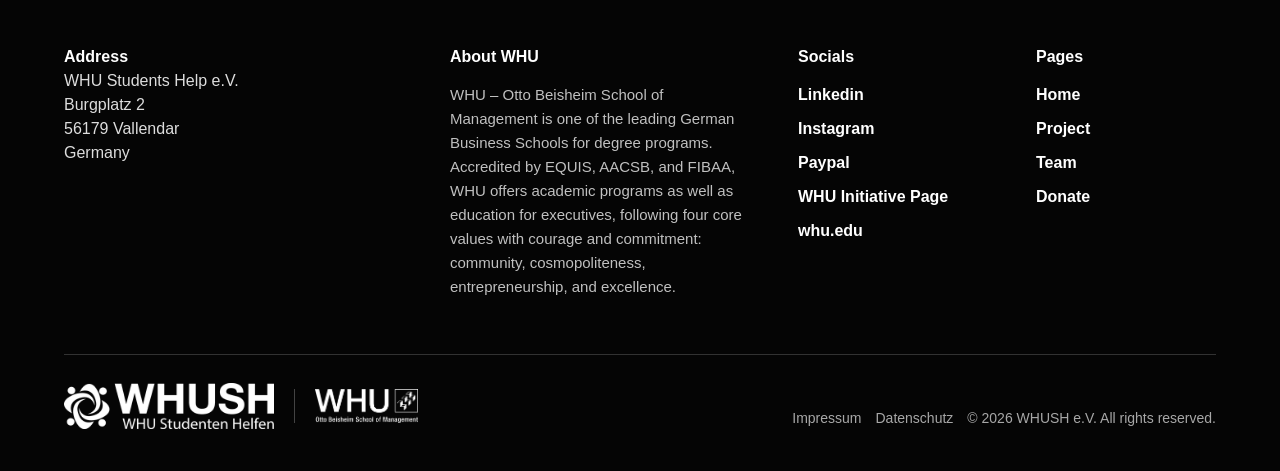
<file: team.html>
<!doctype html><html lang="en"><head><meta charset="utf-8"><meta name="viewport" content="width=device-width,initial-scale=1"><title>WHUSH – Team</title><meta name="description" content="Meet the student team behind WHUSH (WHU Students Help e.V.), the nonprofit initiative at WHU Vallendar."><meta property="og:title" content="WHUSH – Team"><meta property="og:description" content="Meet the student team behind WHUSH, the nonprofit initiative at WHU Vallendar."><meta property="og:image" content="https://whush.de/assets/team-hero.jpg"><meta property="og:url" content="https://whush.de/team.html"><link rel="stylesheet" href="styles.css"></head><body><script src="script.js"></script><script>renderCommon('team')</script>
<main class="site team-page"><h1>THE TEAM</h1><p class="subtitle">Meet the WHU students behind WHUSH e.V. and the volunteers making each project possible.</p><img class="wide-img" src="assets/team-hero.jpg" alt="WHUSH team group photo"><section class="about"><h2>About us</h2><p>We are a team of 11 students from the university WHU Otto Beisheim School of Management, that work behind the events to contribute to better education!</p></section><h2 class="faces">FACES BEHIND THE CURRENT WHUSH TEAM</h2><section class="members">
<div class="member"><img src="assets/johannes.jpg"><h3>Johannes Nodoushani</h3><p>General Manager</p></div><div class="member"><img src="assets/finja.jpg"><h3>Finja Hunsche</h3><p>Event Organization</p></div><div class="member"><img src="assets/paula.jpg"><h3>Paula Niederelz</h3><p>Event Organization</p></div><div class="member"><img src="assets/christine.jpg"><h3>Christine Mathis Zatcha</h3><p>Event Organization</p></div><div class="member"><img src="assets/felix.jpg"><h3>Felix von Rönn</h3><p>Event Organization</p></div><div class="member"><img src="assets/kira.jpg"><h3>Kira Marie Coenen</h3><p>Marketing</p></div><div class="member"><img src="assets/ruohan.jpg"><h3>Ruohan Wu</h3><p>Marketing</p></div><div class="member"><img src="assets/lotta.jpg"><h3>Lotta Karlshaus</h3><p>External Relations</p></div><div class="member"><img src="assets/isabelle.jpg"><h3>Isabelle Raviol</h3><p>External Relations</p></div><div class="member"><img src="assets/sarina.jpg"><h3>Sarina Thiex</h3><p>Finance and Legal</p></div><div class="member"><img src="assets/lena.jpg"><h3>Lena Peters</h3><p>Project Development</p></div>
</section><div style="height:90px"></div></main></body></html>
</file>
<file: styles.css>
@font-face{font-family:Inter;src:local(Inter),local(Arial);font-weight:100 900}:root{--whush-light-blue:#0A9CFD;--whush-dark-blue:#03369A;--whush-grey:#939598;--whush-black:#050505;--whush-white:#fff;--whush-gradient:linear-gradient(90deg, hsla(204, 98%, 52%, 1) 0%, hsla(220, 96%, 31%, 1) 100%)}*{box-sizing:border-box}html{scroll-behavior:smooth}body{margin:0;background:#fff;color:var(--whush-black);font-family:Inter,Arial,sans-serif;font-size:18px;line-height:1.5;min-height:100vh;width:100%;overflow-x:hidden}.site{width:min(1200px,calc(100% - 64px));margin:0 auto}.nav{width:100%;height:82px;border-bottom:1px solid #eee;display:flex;align-items:center;background:#fff}.nav-inner{width:100%;padding:0 48px;display:flex;align-items:center;justify-content:space-between}.logo-group{display:flex;align-items:center;gap:18px}
.logo{width:178px;height:auto;display:block}
.whu-logo-link{display:flex;align-items:center;border-left:1px solid #e2e2e2;padding-left:18px}
.whu-logo{width:118px;height:auto;display:block}.links{display:flex;gap:32px;align-items:center;font-size:18px;font-weight:900}.links a{color:#111;text-decoration:none}.links .nav-donate{background:var(--whush-gradient);color:#fff!important;border-radius:24px;padding:11px 20px;font-weight:900;background-size:100% 100%;background-repeat:no-repeat;background-origin:border-box;background-clip:border-box;border:0;overflow:hidden}.pill{background:var(--whush-gradient);color:#fff!important;border-radius:24px;padding:12px 21px;text-decoration:none;display:inline-block;font-weight:900;background-size:100% 100%;background-repeat:no-repeat;background-origin:border-box;background-clip:border-box;border:0;overflow:hidden}.btn{border:1px solid #eee;background:#fff;color:var(--whush-black);border-radius:24px;padding:11px 18px;text-decoration:none;font-weight:800;display:inline-flex;align-items:center;gap:7px;box-shadow:0 1px 1px rgba(0,0,0,.03)}.btn.dark{background:var(--whush-gradient);border:0;color:#fff;background-size:100% 100%;background-repeat:no-repeat;background-origin:border-box;background-clip:border-box;overflow:hidden}.hero{padding:58px 0 43px;text-align:center}.hero-copy{max-width:760px;margin:0 auto;display:flex;flex-direction:column;align-items:center}.eyebrow{font-size:14px;letter-spacing:.14em;text-transform:uppercase;color:#555;font-weight:700;margin-bottom:22px}.hero h1{font-size:clamp(48px,5vw,70px);letter-spacing:-.055em;line-height:.93;margin:0 auto 22px;max-width:760px}.lead{max-width:720px;color:var(--whush-dark-blue);margin:0 auto 24px}.actions{display:flex;gap:10px;justify-content:center;align-items:center}.social-actions{gap:14px}.circle-btn{width:48px;height:48px;border-radius:50%;display:inline-flex;align-items:center;justify-content:center;background:var(--whush-gradient);color:#fff;text-decoration:none;box-shadow:0 8px 18px rgba(3,54,154,.18);background-size:100% 100%;background-repeat:no-repeat;border:0;overflow:hidden}.circle-btn svg{width:23px;height:23px;display:block;fill:currentColor}.circle-btn:hover{transform:translateY(-1px);box-shadow:0 12px 24px rgba(3,54,154,.25)}.hero-img,.wide-img{width:100%;border-radius:0;display:block;object-fit:cover}.hero-img{margin-top:35px;height:clamp(390px,50vw,700px);width:100vw;max-width:none;margin-left:calc(50% - 50vw);margin-right:calc(50% - 50vw)}.section-row{border-top:1px solid #e7e7e7;padding:32px 0;display:grid;grid-template-columns:210px 1fr;gap:30px}.section-row h2,.mini-title{font-size:19px;margin:0;font-weight:900;color:var(--whush-dark-blue)}.section-row p{margin:0;max-width:720px}.projects-head{display:flex;align-items:center;justify-content:space-between;margin:18px 0 17px}.projects-head h2{font-size:23px;margin:0;font-weight:950;color:var(--whush-dark-blue)}.grid{display:grid;grid-template-columns:repeat(2,1fr);gap:20px}.card{border:1px solid #e5e5e5;border-radius:18px;overflow:hidden;text-decoration:none;color:#000;background:#fff;transition:.2s ease;display:block}.card:hover{transform:translateY(-2px);box-shadow:0 10px 24px rgba(0,0,0,.08)}.card img{width:100%;height:190px;object-fit:cover;display:block}.card-body{padding:12px 14px 16px}.card-line{display:flex;justify-content:space-between;gap:14px;align-items:flex-start}.card h3{font-size:23px;margin:0 0 3px;letter-spacing:-.03em}.year{font-size:14px;color:#555;white-space:nowrap}.card p{font-size:16px;margin:0;color:#444}.center{text-align:center;margin:40px 0 100px}.involved{margin:70px 0 72px;display:grid;grid-template-columns:1fr 360px;gap:80px;align-items:start}.involved h2{font-size:42px;line-height:1;letter-spacing:-.05em;margin:0;font-weight:950}.involved p{color:#555}.tiles{grid-column:1 / -1;display:grid;grid-template-columns:repeat(4,1fr);gap:12px;margin-top:-24px}.tile{border:1px solid #e4e4e4;border-radius:16px;padding:20px 18px;min-height:135px;text-decoration:none;color:#000}.tile.black{background:var(--whush-gradient);border:0;color:#fff;background-size:100% 100%;background-repeat:no-repeat;background-origin:border-box;background-clip:border-box;overflow:hidden}.tile h3{margin:0 0 48px;font-size:23px;font-weight:950}.tile p{font-size:16px;margin:0;color:inherit;opacity:.75}.footer{background:#050505;color:white;margin:0;padding:135px 0 42px;width:100%}.footer-content{width:100%;padding:0 64px}.footer .small{font-size:14px;text-transform:uppercase;letter-spacing:.14em;color:rgba(255,255,255,.72);font-weight:900}.footer-email{font-size:49px;line-height:1;font-weight:950;letter-spacing:-.05em;margin:18px 0 44px}.footer-grid{display:grid;grid-template-columns:minmax(220px,1fr) 300px 190px 180px;gap:48px;align-items:start}
.footer-about p{font-weight:400;font-size:15px;line-height:1.6;color:rgba(255,255,255,.75);margin:0}.address{font-size:16px;color:#ddd}.footer-col{text-align:left;display:flex;flex-direction:column;gap:10px;font-size:16px;font-weight:850}.footer-col strong{margin-bottom:4px}.footer-col a{color:#fff;text-decoration:none}.footer-col a:hover{text-decoration:underline}.footer-bottom{border-top:1px solid rgba(255,255,255,.18);margin-top:55px;padding-top:28px;display:flex;justify-content:space-between;align-items:end}.footer-logo{width:140px;height:auto}
.footer-logo-group{display:flex;align-items:center;gap:20px}
.footer-whu-link{display:flex;align-items:center;border-left:1px solid rgba(255,255,255,.25);padding-left:20px}
.footer-whu-logo{height:34px;width:auto;display:block}.copy{font-size:14px;color:rgba(255,255,255,.65)}.team-page{text-align:center;padding:75px 0 0}.team-page h1{font-size:42px;letter-spacing:-.05em;margin:0 0 17px}.team-page .subtitle{font-size:16px;color:#333;margin:0 0 20px}.team-page .wide-img{height:clamp(300px,38vw,470px)}.about{display:grid;grid-template-columns:230px 1fr;text-align:left;padding:36px 0;border-bottom:1px solid #e9e9e9}.about h2{font-size:23px;margin:0}.about p{font-size:26px;line-height:1.35;margin:0;letter-spacing:-.03em}.faces{font-size:43px;line-height:1;letter-spacing:-.06em;margin:23px 0 22px}.members{display:grid;grid-template-columns:repeat(3,1fr);gap:32px 28px;text-align:left}.member img{width:100%;aspect-ratio:1/1;object-fit:cover;object-position:center 28%;display:block}.member h3{font-size:23px;margin:12px 0 2px;font-weight:500}.member p{font-size:15px;margin:0;color:#111}.projects-page{padding:72px 0}.page-title{font-size:54px;line-height:.96;letter-spacing:-.06em;margin:0 0 18px}.page-copy{max-width:680px;margin:0 0 38px;color:#333}.project-detail{padding:70px 0}.project-detail .top{display:grid;grid-template-columns:1fr 360px;gap:60px;align-items:end;margin-bottom:34px}.project-detail h1{font-size:60px;line-height:.92;letter-spacing:-.065em;margin:0 0 18px}.meta{font-weight:800;font-size:16px;color:#555}.detail-hero{width:100%;height:480px;object-fit:cover;margin:10px 0 35px}.text-grid{display:grid;grid-template-columns:210px 1fr;gap:40px;border-top:1px solid #e7e7e7;padding-top:32px}.text-grid h2{font-size:20px;margin:0}.text-grid p{margin:0 0 16px}.photo-row{display:grid;grid-template-columns:repeat(3,1fr);gap:18px;margin-top:35px}.photo-row img{height:190px;width:100%;object-fit:cover}.mobile-menu{display:none}
.copy a{color:inherit;text-decoration:underline}
.footer-bottom-right{display:flex;align-items:center;gap:14px;flex-wrap:wrap}
.footer-legal-btn{color:rgba(255,255,255,.65);text-decoration:none;font-size:14px;font-weight:400;white-space:nowrap}
.footer-legal-btn:hover{text-decoration:underline}
.legal-page{max-width:760px;padding:70px 0 100px}
.legal-page h1{font-size:42px;letter-spacing:-.04em;margin:0 0 30px}
.legal-page h2{font-size:20px;margin:34px 0 8px;color:var(--whush-dark-blue)}
.legal-page h3{font-size:17px;margin:18px 0 6px}
.legal-page p,.legal-page ul{font-size:16px;line-height:1.6;color:#222;margin:0 0 10px}
.legal-page ul{padding-left:20px}
.legal-note{margin-top:40px;font-size:13px;color:#888;font-style:italic}
@media(min-width:1400px){.site{width:min(1320px,calc(100% - 96px))}.footer-content{padding-left:80px;padding-right:80px}.card img{height:220px}.team-page .wide-img{height:520px}}
@media(max-width:980px){.footer-grid{grid-template-columns:1fr 220px 160px 150px;gap:24px}.footer-about p{font-size:14px}.footer-email{font-size:42px}}
@media(max-width:760px){.circle-btn{width:44px;height:44px}.circle-btn svg{width:21px;height:21px}.site{width:calc(100% - 28px)}.footer{width:100%;padding-left:0;padding-right:0}.footer-content{padding:0 24px}.nav{height:68px}.nav-inner{padding:0 14px}.logo{width:110px}.logo-group{gap:9px}.whu-logo-link{padding-left:9px}.whu-logo{width:62px}.links{gap:10px;font-size:16px}.links a:not(.nav-donate){display:none}.links .nav-donate{padding:9px 13px}.hero{padding-top:40px}.hero h1,.page-title{font-size:44px}.hero-img{height:320px}.section-row,.about,.text-grid,.project-detail .top,.involved{grid-template-columns:1fr;gap:14px}.grid,.members,.tiles,.photo-row{grid-template-columns:1fr}.team-page{padding-top:45px}.team-page .wide-img{height:230px}.faces{font-size:37px}.footer{padding:105px 0 38px;background:#050505}.footer-email{font-size:38px}.footer-grid,.footer-bottom{grid-template-columns:1fr;display:grid;text-align:left}.footer-col{text-align:left}.tiles{margin-top:0}.project-detail h1{font-size:48px}.detail-hero{height:280px}.card img{height:180px}}

/* v16 typography and footer refinements */
.hero h1{font-weight:950;}
.section-row h2,.projects-head h2{font-weight:950;}
.hero + .section-row{border-top:0;}
.footer-logo{width:210px;}
.address strong,.footer-col strong{font-weight:950;color:#fff;}
.involved h2{font-weight:950;}
.tile h3{font-weight:950;}
@media(max-width:760px){.footer-logo{width:180px;}}

/* v17 heavier visual weight refinements */
.hero h1,
.section-row h2,
.projects-head h2,
.involved h2,
.tile h3,
.address strong,
.footer-col strong {
  font-weight: 900 !important;
}

.hero h1,
.involved h2,
.faces,
.page-title,
.project-detail h1 {
  letter-spacing: -0.06em;
}

.links,
.links a,
.links .nav-donate,
.pill,
.btn,
.btn.dark,
.tile h3 {
  font-weight: 900 !important;
}

.footer .small,
.footer-email {
  font-weight: 900 !important;
}

/* v18 requested interaction and layout refinements */
.section-row{
  grid-template-columns:210px minmax(0,1fr);
}
@media(max-width:760px){
  .section-row{grid-template-columns:1fr;gap:10px;}
}
.section-row p{
  max-width:none;
  width:100%;
}
.tile,
.tile.black{
  position:relative;
  overflow:hidden;
  background:#fff;
  color:#000;
  border:1px solid #e4e4e4;
  transition:color .22s ease,border-color .22s ease,box-shadow .22s ease,transform .22s ease;
}
.tile::before,
.tile.black::before{
  content:"";
  position:absolute;
  inset:0;
  z-index:0;
  background:var(--whush-gradient);
  transform:translateX(-104%);
  transition:transform .28s cubic-bezier(.22,1,.36,1);
}
.tile > *,
.tile.black > *{
  position:relative;
  z-index:1;
}
.tile:hover,
.tile.black:hover{
  color:#fff;
  border-color:transparent;
  box-shadow:0 14px 30px rgba(3,54,154,.16);
  transform:translateY(-2px);
}
.tile:hover::before,
.tile.black:hover::before{
  transform:translateX(0);
}
.tile p,
.tile.black p{
  color:inherit;
  opacity:.78;
}

/* v19 header navigation hover buttons */
.links{
  gap:12px;
}
.links a,
.links .nav-donate{
  position:relative;
  display:inline-flex;
  align-items:center;
  justify-content:center;
  min-height:42px;
  width:auto;
  padding:10px 18px;
  white-space:nowrap;
  border:1px solid #e4e4e4;
  border-radius:999px;
  background:#fff !important;
  color:#111 !important;
  overflow:hidden;
  transition:color .2s ease,border-color .2s ease,box-shadow .2s ease,transform .2s ease;
}
.links a::before,
.links .nav-donate::before{
  content:"";
  position:absolute;
  inset:0;
  z-index:0;
  background:var(--whush-gradient);
  transform:translateX(-104%);
  transition:transform .24s cubic-bezier(.22,1,.36,1);
}
.links a:hover,
.links .nav-donate:hover{
  color:#fff !important;
  border-color:transparent;
  box-shadow:0 10px 22px rgba(3,54,154,.16);
  transform:translateY(-1px);
}
.links a:hover::before,
.links .nav-donate:hover::before{
  transform:translateX(0);
}
.links a,
.links a:visited{
  text-decoration:none;
}
.links a > span,
.links .nav-donate > span{
  position:relative;
  z-index:1;
}
@media(max-width:760px){
  .links{gap:8px;}
  .links a,
  .links .nav-donate{min-height:38px;padding:8px 12px;}
  .links a:not(.nav-donate){display:none;}
}

/* v21 hover shadow refinements */
.pill{
  box-shadow:none;
  transition:transform .2s ease, box-shadow .2s ease, filter .2s ease;
}
.pill:hover{
  transform:translateY(-2px);
  box-shadow:0 10px 24px rgba(0,0,0,.08);
}
.tile:hover,
.tile.black:hover{
  box-shadow:0 10px 24px rgba(0,0,0,.08);
}

/* v22 bucket outline removal and footer gradient */
.tile,
.tile.black{
  border:1px solid transparent !important;
  box-shadow:none;
}
.tile:hover,
.tile.black:hover{
  border-color:transparent !important;
}
.footer{
  background:hsla(204,98%,52%,1);
  background:linear-gradient(45deg, hsla(204,98%,52%,1) 0%, hsla(220,96%,31%,1) 46%, hsla(0,0%,0%,1) 100%);
  background:-moz-linear-gradient(45deg, hsla(204,98%,52%,1) 0%, hsla(220,96%,31%,1) 46%, hsla(0,0%,0%,1) 100%);
  background:-webkit-linear-gradient(45deg, hsla(204,98%,52%,1) 0%, hsla(220,96%,31%,1) 46%, hsla(0,0%,0%,1) 100%);
  filter:progid:DXImageTransform.Microsoft.gradient(startColorstr="#0A9CFD", endColorstr="#03369A", GradientType=1);
}
@media(max-width:760px){
  .footer{
    background:linear-gradient(45deg, hsla(204,98%,52%,1) 0%, hsla(220,96%,31%,1) 46%, hsla(0,0%,0%,1) 100%) !important;
  }
}

/* v23 header outline and lower bucket outline correction */
.links a,
.links .nav-donate{
  border-color:transparent !important;
  box-shadow:none;
}
.links a:hover,
.links .nav-donate:hover{
  border-color:transparent !important;
}
.tile,
.tile.black{
  border:1px solid #e4e4e4 !important;
  box-shadow:none;
}
.tile:hover,
.tile.black:hover{
  border-color:transparent !important;
  box-shadow:0 10px 24px rgba(0,0,0,.08);
}

/* v24 footer reset and charity concert carousel */
.footer{
  background:#050505 !important;
  filter:none !important;
}
.project-carousel{
  position:relative;
  width:100%;
  margin:10px 0 40px;
  overflow:hidden;
  border-radius:18px;
}
.carousel-track{
  display:flex;
  width:100%;
  overflow-x:auto;
  scroll-snap-type:x mandatory;
  scroll-behavior:smooth;
  -webkit-overflow-scrolling:touch;
  scrollbar-width:none;
}
.carousel-track::-webkit-scrollbar{display:none;}
.carousel-track .detail-hero{
  flex:0 0 100%;
  width:100%;
  height:clamp(520px,55vw,760px);
  margin:0;
  scroll-snap-align:start;
  object-fit:cover;
  display:block;
}
.carousel-arrow{
  position:absolute;
  top:50%;
  transform:translateY(-50%);
  z-index:3;
  width:54px;
  height:54px;
  border-radius:999px;
  border:1px solid rgba(255,255,255,.85);
  background:#fff;
  color:#111;
  font-size:34px;
  line-height:1;
  display:flex;
  align-items:center;
  justify-content:center;
  cursor:pointer;
  overflow:hidden;
  box-shadow:0 8px 24px rgba(0,0,0,.14);
  transition:color .2s ease, transform .2s ease, box-shadow .2s ease;
}
.carousel-arrow::before{
  content:"";
  position:absolute;
  inset:0;
  z-index:0;
  background:var(--whush-gradient);
  transform:translateX(-104%);
  transition:transform .24s cubic-bezier(.22,1,.36,1);
}
.carousel-arrow:hover{
  color:#fff;
  transform:translateY(-50%) scale(1.04);
  box-shadow:0 12px 30px rgba(3,54,154,.22);
}
.carousel-arrow:hover::before{transform:translateX(0);}
.carousel-arrow{font-weight:900;}
.carousel-arrow > span{position:relative;z-index:1;}
.carousel-prev{left:22px;}
.carousel-next{right:22px;}
.project-detail .text-grid{margin-top:0;}
@media(max-width:760px){
  .project-carousel{border-radius:14px;}
  .carousel-track .detail-hero{height:340px;}
  .carousel-arrow{width:42px;height:42px;font-size:28px;}
  .carousel-prev{left:12px;}.carousel-next{right:12px;}
}

/* v25 project detail carousel/control refinements */
.project-detail .top{
  align-items:start;
}
.project-detail .lead.project-subtitle{
  margin-left:0;
  margin-right:0;
  text-align:left;
  max-width:760px;
  color:#333;
}
.carousel-arrow{
  border:0 !important;
  background:rgba(255,255,255,.30) !important;
  color:#fff;
  font-size:20px;
  letter-spacing:-.08em;
  font-weight:950;
  padding:0;
  text-align:center;
}
.carousel-arrow > span{
  display:flex;
  align-items:center;
  justify-content:center;
  width:100%;
  height:100%;
  line-height:1;
  transform:translateY(-1px);
}
.carousel-arrow:hover{
  color:#fff;
}
.photo-row{display:none !important;}
.project-nav{
  display:flex;
  justify-content:space-between;
  gap:18px;
  margin:44px 0 18px;
}
.outline-gradient-btn{
  position:relative;
  display:inline-flex;
  align-items:center;
  justify-content:center;
  min-height:48px;
  padding:12px 22px;
  border:1px solid #e4e4e4;
  border-radius:999px;
  background:#fff;
  color:#111;
  text-decoration:none;
  font-weight:950;
  overflow:hidden;
  transition:color .2s ease,border-color .2s ease,box-shadow .2s ease,transform .2s ease;
}
.outline-gradient-btn::before{
  content:"";
  position:absolute;
  inset:0;
  z-index:0;
  background:var(--whush-gradient);
  transform:translateX(-104%);
  transition:transform .24s cubic-bezier(.22,1,.36,1);
}
.outline-gradient-btn:hover{
  color:#fff;
  border-color:transparent;
  box-shadow:0 10px 24px rgba(0,0,0,.08);
  transform:translateY(-2px);
}
.outline-gradient-btn:hover::before{transform:translateX(0);}
.outline-gradient-btn{isolation:isolate;}
.outline-gradient-btn::after{
  content:attr(data-dummy);
}
.outline-gradient-btn{ }
.outline-gradient-btn{ }
.outline-gradient-btn > *, .outline-gradient-btn{ }
.project-nav .outline-gradient-btn{
  z-index:1;
}
.project-nav .outline-gradient-btn{
  background-clip:padding-box;
}
.project-nav .outline-gradient-btn{
  line-height:1;
}
.project-nav .outline-gradient-btn{
  color:#111;
}
.project-nav .outline-gradient-btn:hover{
  color:#fff;
}
.project-nav .outline-gradient-btn{
  text-shadow:none;
}
.project-nav .outline-gradient-btn::before{z-index:-1;}
@media(max-width:760px){
  .project-nav{flex-direction:column;}
  .outline-gradient-btn{width:100%;}
}

/* v25 fix: keep previous/next project button text above the sliding gradient */
.outline-gradient-btn{
  background:linear-gradient(90deg, hsla(204,98%,52%,1) 0%, hsla(220,96%,31%,1) 100%) left/0% 100% no-repeat,#fff !important;
  isolation:auto;
}
.outline-gradient-btn::before{display:none !important;}
.outline-gradient-btn:hover{
  background-size:100% 100%,100% 100% !important;
}

/* v26 project detail alignment and carousel control refinements */
.footer{
  background:#050505 !important;
  filter:none !important;
}
.project-detail .top{
  grid-template-columns:minmax(0,1fr) auto;
  align-items:end;
  margin-bottom:34px;
}
.project-detail .lead.project-subtitle{
  color:var(--whush-dark-blue) !important;
  font-weight:800;
  line-height:1.45;
  margin-bottom:0;
}
.project-detail .meta{
  color:#111;
  font-size:18px;
  font-weight:950;
  text-align:right;
  align-self:end;
  padding-bottom:3px;
  white-space:nowrap;
}
.carousel-arrow{
  font-size:46px !important;
  letter-spacing:0 !important;
  font-family:Arial, sans-serif;
  color:#fff !important;
}
.carousel-arrow > span{
  transform:none !important;
  line-height:1 !important;
  padding-bottom:4px;
}
.all-project-actions{
  align-items:center;
  justify-content:space-between;
  gap:16px;
  margin:44px 0 90px;
}
.all-project-actions .outline-gradient-btn{
  flex:1 1 0;
  max-width:260px;
}
@media(max-width:760px){
  .project-detail .top{grid-template-columns:1fr;gap:16px;}
  .project-detail .meta{text-align:left;padding-bottom:0;}
  .all-project-actions{flex-direction:column;margin-bottom:70px;}
  .all-project-actions .outline-gradient-btn{width:100%;max-width:none;}
}

/* v27: make Back to projects fit its text and keep project navigation hover as a sliding gradient */
.all-project-actions{
  justify-content:center !important;
  gap:18px !important;
}
.all-project-actions .outline-gradient-btn{
  flex:0 0 auto !important;
  width:auto !important;
  max-width:none !important;
  min-width:0 !important;
  padding:12px 22px !important;
  white-space:nowrap;
  background:linear-gradient(90deg, hsla(204,98%,52%,1) 0%, hsla(220,96%,31%,1) 100%) left center / 0% 100% no-repeat,#fff !important;
  transition:background-size .24s cubic-bezier(.22,1,.36,1), color .2s ease, border-color .2s ease, box-shadow .2s ease, transform .2s ease !important;
}
.all-project-actions .outline-gradient-btn:hover{
  background-size:100% 100%,100% 100% !important;
}
@media(max-width:760px){
  .all-project-actions .outline-gradient-btn{
    width:100% !important;
  }
}

/* v28: make project navigation buttons use the same full-cover sliding gradient as the other buttons */
.all-project-actions .outline-gradient-btn{
  position:relative !important;
  isolation:isolate !important;
  overflow:hidden !important;
  background:#fff !important;
  background-image:none !important;
  border:1px solid #e4e4e4 !important;
  border-radius:999px !important;
  color:#111 !important;
  transition:color .2s ease, border-color .2s ease, box-shadow .2s ease, transform .2s ease !important;
}
.all-project-actions .outline-gradient-btn::before{
  content:"" !important;
  display:block !important;
  position:absolute !important;
  inset:-1px !important;
  z-index:-1 !important;
  border-radius:inherit !important;
  background:var(--whush-gradient) !important;
  transform:translateX(-104%) !important;
  transition:transform .24s cubic-bezier(.22,1,.36,1) !important;
}
.all-project-actions .outline-gradient-btn:hover{
  color:#fff !important;
  border-color:transparent !important;
  box-shadow:0 10px 24px rgba(0,0,0,.08) !important;
  transform:translateY(-2px) !important;
}
.all-project-actions .outline-gradient-btn:hover::before{
  transform:translateX(0) !important;
}


/* v29: Rhine Clean-Up project + final footer/button correction */
.footer{
  background:#050505 !important;
  filter:none !important;
}
@media(max-width:760px){
  .footer{background:#050505 !important;}
}
.all-project-actions .outline-gradient-btn{
  position:relative !important;
  isolation:isolate !important;
  overflow:hidden !important;
  background:#fff !important;
  border:1px solid #e4e4e4 !important;
  border-radius:999px !important;
  color:#111 !important;
  transition:color .22s ease,border-color .22s ease,box-shadow .22s ease,transform .22s ease !important;
}
.all-project-actions .outline-gradient-btn::before{
  content:"" !important;
  display:block !important;
  position:absolute !important;
  inset:0 !important;
  z-index:0 !important;
  border-radius:inherit !important;
  background:var(--whush-gradient) !important;
  transform:translateX(-104%) !important;
  transition:transform .28s cubic-bezier(.22,1,.36,1) !important;
}
.all-project-actions .outline-gradient-btn > span{
  position:relative !important;
  z-index:1 !important;
  display:inline-flex !important;
  align-items:center !important;
  justify-content:center !important;
}
.all-project-actions .outline-gradient-btn:hover{
  color:#fff !important;
  border-color:transparent !important;
  box-shadow:0 14px 30px rgba(3,54,154,.16) !important;
  transform:translateY(-2px) !important;
}
.all-project-actions .outline-gradient-btn:hover::before{
  transform:translateX(0) !important;
}

/* v32: project carousel natural-width images and single-image project view */
.carousel-track{
  align-items:center !important;
}
.carousel-slide{
  flex:0 0 100%;
  width:100%;
  height:clamp(520px,55vw,760px);
  display:flex;
  align-items:center;
  justify-content:center;
  scroll-snap-align:start;
  background:#fff;
}
.carousel-slide .detail-hero,
.carousel-track .detail-hero{
  height:100% !important;
  width:auto !important;
  max-width:100% !important;
  margin:0 !important;
  object-fit:contain !important;
  display:block !important;
  flex:0 0 auto !important;
}
.project-carousel.single-photo .carousel-track{
  overflow:hidden !important;
}
.project-carousel.single-photo .carousel-slide{
  flex-basis:100%;
}
@media(max-width:760px){
  .carousel-slide{height:340px;}
}

/* v35: projects without photos */
.card.card-no-image{
  min-height:230px;
  display:flex;
  align-items:flex-end;
}
.card.card-no-image .card-body{
  padding:24px 22px 26px;
}
.card.card-no-image h3{
  font-size:28px;
}
.project-detail .text-grid:first-of-type{
  margin-top:10px;
}


/* v41: project cover crop focus adjustments */
.project-card-learning-spaces img{
  object-position:center 18% !important;
}
.project-card-rhine-clean-up img{
  object-position:center 8% !important;
}
.project-card-digital-learning img{
  object-position:center 22% !important;
}
.project-card-valentines-gifting img{
  object-position:center 62% !important;
}
.project-card-nikolaus-gifting img{
  object-position:center top !important;
}

/* v42: fine-tune project and team image crop focus */
.project-card-nikolaus-gifting img{
  object-position:center 25% !important;
}
.project-card-learning-spaces img{
  object-position:center 24% !important;
}
.project-card-rhine-clean-up img{
  object-position:center 11% !important;
}
.project-card-digital-learning img{
  object-position:center 32% !important;
}
.member img[src$="johannes.jpg"],
.member img[src$="finja.jpg"],
.member img[src$="paula.jpg"],
.member img[src$="felix.jpg"]{
  object-position:center 36% !important;
}
.member img[src$="kira.jpg"],
.member img[src$="ruohan.jpg"],
.member img[src$="isabelle.jpg"]{
  object-position:center 44% !important;
}

/* v43: requested final crop focus tweaks */
.project-card-nikolaus-gifting img{
  object-position:center 25% !important;
}
.project-card-digital-learning img{
  object-position:center 22% !important;
}
.member img[src$="johannes.jpg"]{
  object-position:center 42% !important;
}
.member img[src$="kira.jpg"],
.member img[src$="ruohan.jpg"],
.member img[src$="sarina.jpg"]{
  object-position:center 47% !important;
}

/* v44: requested team photo crop refinements */
.member img[src$="johannes.jpg"]{
  object-position:center 48% !important;
}
.member img[src$="ruohan.jpg"]{
  object-position:center 50% !important;
}
.member img[src$="paula.jpg"],
.member img[src$="finja.jpg"]{
  object-position:center 42% !important;
}
.member img[src$="sarina.jpg"]{
  object-position:center 43% !important;
}

/* v45: working mobile hamburger menu */
.mobile-menu{
  display:none;
  background:none;
  border:0;
  padding:9px;
  margin-left:4px;
  color:#111;
  cursor:pointer;
  flex-shrink:0;
}
@media(max-width:760px){
  .mobile-menu{display:inline-flex;align-items:center;justify-content:center;}
  .links{
    position:fixed !important;
    top:68px;
    left:0;
    right:0;
    background:#fff;
    flex-direction:column !important;
    align-items:stretch !important;
    gap:0 !important;
    max-height:0;
    overflow:hidden;
    box-shadow:0 14px 24px rgba(0,0,0,.08);
    transition:max-height .25s ease;
    z-index:60;
  }
  .nav.menu-open .links{max-height:400px;}
  .links a:not(.nav-donate){display:none !important;}
  .nav-contact-mobile{display:none;}
  .nav.menu-open .links a:not(.nav-donate){
    display:flex !important;
    width:calc(100% - 40px) !important;
    margin:8px 20px !important;
    border:1px solid #e4e4e4 !important;
    border-radius:999px !important;
    background:#fff !important;
    justify-content:center !important;
    padding:14px 20px !important;
  }
  .links .nav-donate{margin:16px 20px 8px;}
  .involved h2{font-size:30px;}
}
</file>
